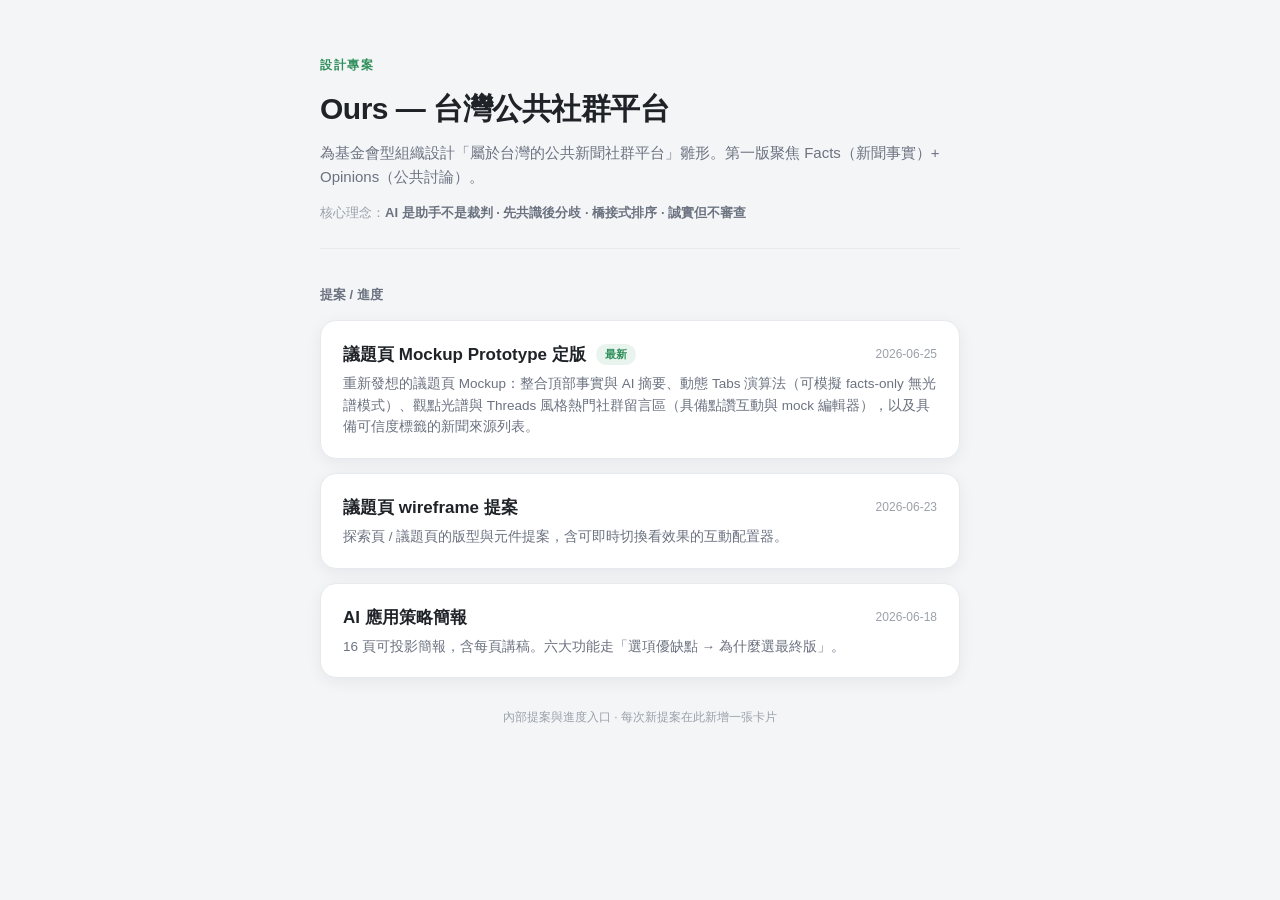
<file: index.html>
<!DOCTYPE html>
<html lang="zh-Hant">
<head>
<meta charset="UTF-8">
<meta name="viewport" content="width=device-width, initial-scale=1.0">
<title>Ours — 台灣公共社群平台</title>
<style>
  :root{--ink:#1f2328;--muted:#6b7280;--faint:#9aa1a9;--bg:#f4f5f7;--surface:#fff;--soft:#e6e9ed;--reco:#2f8f5b;--shadow:0 4px 16px rgba(20,24,30,.06)}
  *{box-sizing:border-box;margin:0;padding:0}
  body{font-family:-apple-system,"PingFang TC","Noto Sans TC",sans-serif;background:var(--bg);color:var(--ink);line-height:1.6;-webkit-font-smoothing:antialiased;min-height:100vh;padding:56px 24px}
  .wrap{max-width:640px;margin:0 auto}
  .eyebrow{font-size:12px;font-weight:700;letter-spacing:1.5px;color:var(--reco);text-transform:uppercase;margin-bottom:10px}
  h1{font-size:30px;letter-spacing:-.5px;margin-bottom:8px}
  .lead{color:var(--muted);font-size:15px;margin-bottom:14px}
  .meta{color:var(--faint);font-size:13px;margin-bottom:36px;padding-bottom:24px;border-bottom:1px solid var(--soft)}
  .meta b{color:var(--muted)}
  .sec-label{font-size:13px;font-weight:700;color:var(--muted);margin-bottom:14px}
  a.item{display:block;background:var(--surface);border:1px solid var(--soft);border-radius:16px;padding:20px 22px;margin-bottom:14px;text-decoration:none;color:inherit;box-shadow:var(--shadow);transition:.15s}
  a.item:hover{border-color:var(--ink);transform:translateY(-1px)}
  .item .top{display:flex;align-items:center;gap:10px;margin-bottom:5px}
  .item h2{font-size:17px}
  .date{font-size:12px;color:var(--faint);margin-left:auto;white-space:nowrap}
  .tag{font-size:11px;font-weight:700;color:var(--reco);background:#e8f4ed;padding:2px 9px;border-radius:20px}
  .item p{color:var(--muted);font-size:13.5px}
  footer{color:var(--faint);font-size:12px;margin-top:30px;text-align:center}
</style>
</head>
<body>
<div class="wrap">
  <div class="eyebrow">設計專案</div>
  <h1>Ours — 台灣公共社群平台</h1>
  <p class="lead">為基金會型組織設計「屬於台灣的公共新聞社群平台」雛形。第一版聚焦 Facts（新聞事實）+ Opinions（公共討論）。</p>
  <p class="meta">核心理念：<b>AI 是助手不是裁判 · 先共識後分歧 · 橋接式排序 · 誠實但不審查</b></p>

  <div class="sec-label">提案 / 進度</div>

  <a class="item" href="mockups-antigravity/index.html">
    <div class="top"><h2>議題頁 Mockup Prototype 定版</h2><span class="tag">最新</span><span class="date">2026-06-25</span></div>
    <p>重新發想的議題頁 Mockup：整合頂部事實與 AI 摘要、動態 Tabs 演算法（可模擬 facts-only 無光譜模式）、觀點光譜與 Threads 風格熱門社群留言區（具備點讚互動與 mock 編輯器），以及具備可信度標籤的新聞來源列表。</p>
  </a>

  <a class="item" href="wireframes/">
    <div class="top"><h2>議題頁 wireframe 提案</h2><span class="date">2026-06-23</span></div>
    <p>探索頁 / 議題頁的版型與元件提案，含可即時切換看效果的互動配置器。</p>
  </a>

  <a class="item" href="簡報/Ours-AI策略簡報.html">
    <div class="top"><h2>AI 應用策略簡報</h2><span class="date">2026-06-18</span></div>
    <p>16 頁可投影簡報，含每頁講稿。六大功能走「選項優缺點 → 為什麼選最終版」。</p>
  </a>

  <footer>內部提案與進度入口 · 每次新提案在此新增一張卡片</footer>
</div>
</body>
</html>
</file>
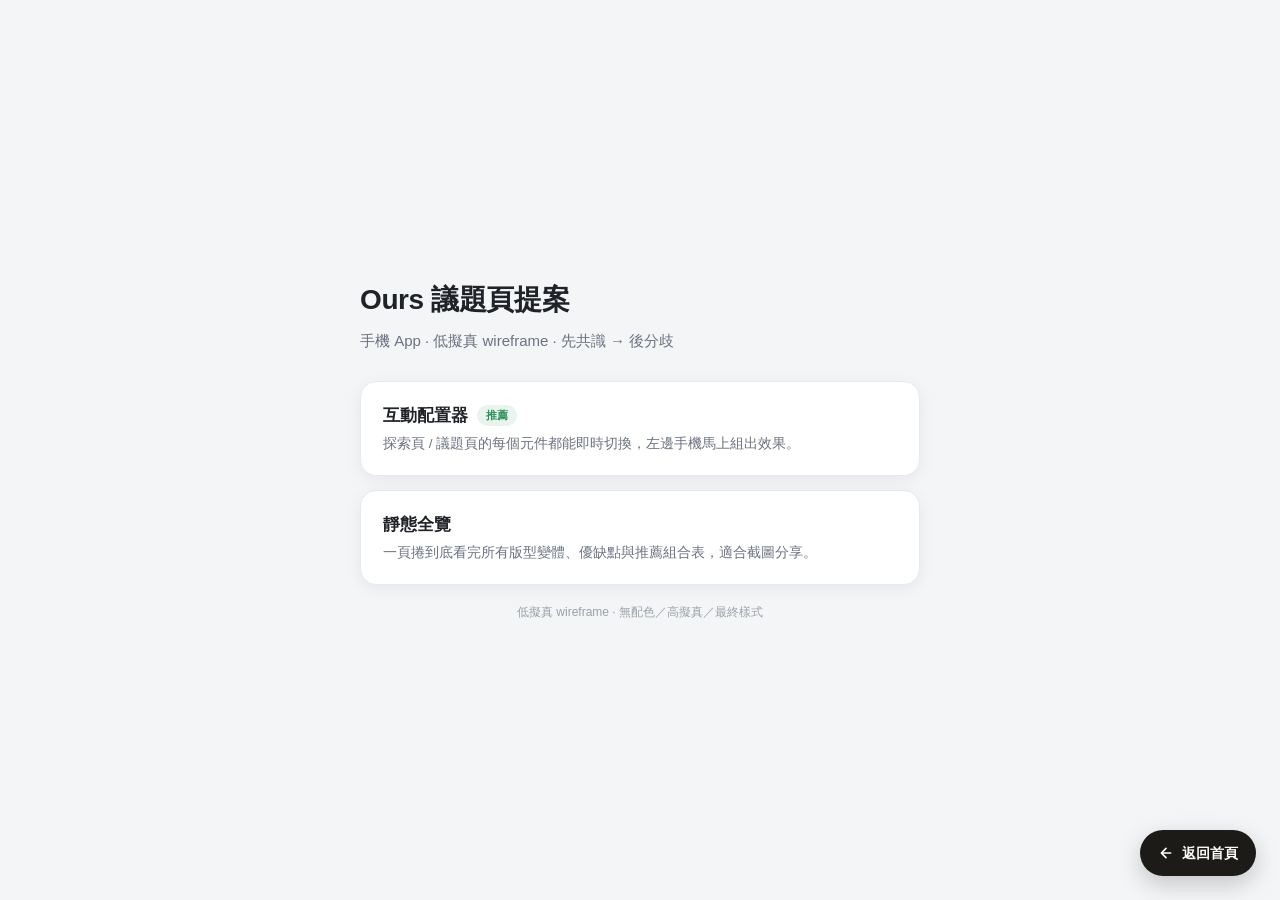
<file: wireframes/index.html>
<!DOCTYPE html>
<html lang="zh-Hant">
<head>
<meta charset="UTF-8">
<meta name="viewport" content="width=device-width, initial-scale=1.0">
<title>Ours 議題頁提案</title>
<style>
  :root{--ink:#1f2328;--muted:#6b7280;--bg:#f4f5f7;--surface:#fff;--soft:#e6e9ed;--reco:#2f8f5b;--shadow:0 4px 16px rgba(20,24,30,.06)}
  *{box-sizing:border-box;margin:0;padding:0}
  body{font-family:-apple-system,"PingFang TC","Noto Sans TC",sans-serif;background:var(--bg);color:var(--ink);line-height:1.6;-webkit-font-smoothing:antialiased;min-height:100vh;display:flex;align-items:center;justify-content:center;padding:32px}
  .card{max-width:560px;width:100%}
  h1{font-size:28px;letter-spacing:-.4px;margin-bottom:6px}
  .lead{color:var(--muted);font-size:15px;margin-bottom:28px}
  a.item{display:block;background:var(--surface);border:1px solid var(--soft);border-radius:16px;padding:20px 22px;margin-bottom:14px;text-decoration:none;color:inherit;box-shadow:var(--shadow);transition:.15s}
  a.item:hover{border-color:var(--ink);transform:translateY(-1px)}
  .item h2{font-size:17px;margin-bottom:4px;display:flex;align-items:center;gap:9px}
  .tag{font-size:11px;font-weight:700;color:var(--reco);background:#e8f4ed;padding:2px 9px;border-radius:20px}
  .item p{color:var(--muted);font-size:13.5px}
  footer{color:#9aa1a9;font-size:12px;margin-top:18px;text-align:center}
</style>
</head>
<body>
<!-- Back to Home Button -->
<a href="../index.html" style="position:fixed; bottom:24px; right:24px; z-index:99999; background:#1D1B17; color:#FFF; padding:12px 18px; border-radius:99px; text-decoration:none; font-family:'Noto Sans TC',sans-serif; font-size:14px; font-weight:600; box-shadow:0 8px 24px rgba(0,0,0,0.2); display:flex; align-items:center; gap:8px; transition:transform 0.2s;" onmouseover="this.style.transform='translateY(-2px)'" onmouseout="this.style.transform='translateY(0)'">
  <svg width="16" height="16" viewBox="0 0 24 24" fill="none"><path d="M19 12H5M12 19l-7-7 7-7" stroke="currentColor" stroke-width="2.5" stroke-linecap="round" stroke-linejoin="round"/></svg>
  返回首頁
</a>
<div class="card">
  <h1>Ours 議題頁提案</h1>
  <p class="lead">手機 App · 低擬真 wireframe · 先共識 → 後分歧</p>

  <a class="item" href="議題頁-提案配置器.html">
    <h2>互動配置器 <span class="tag">推薦</span></h2>
    <p>探索頁 / 議題頁的每個元件都能即時切換，左邊手機馬上組出效果。</p>
  </a>

  <a class="item" href="議題頁-提案.html">
    <h2>靜態全覽</h2>
    <p>一頁捲到底看完所有版型變體、優缺點與推薦組合表，適合截圖分享。</p>
  </a>

  <footer>低擬真 wireframe · 無配色／高擬真／最終樣式</footer>
</div>
</body>
</html>
</file>
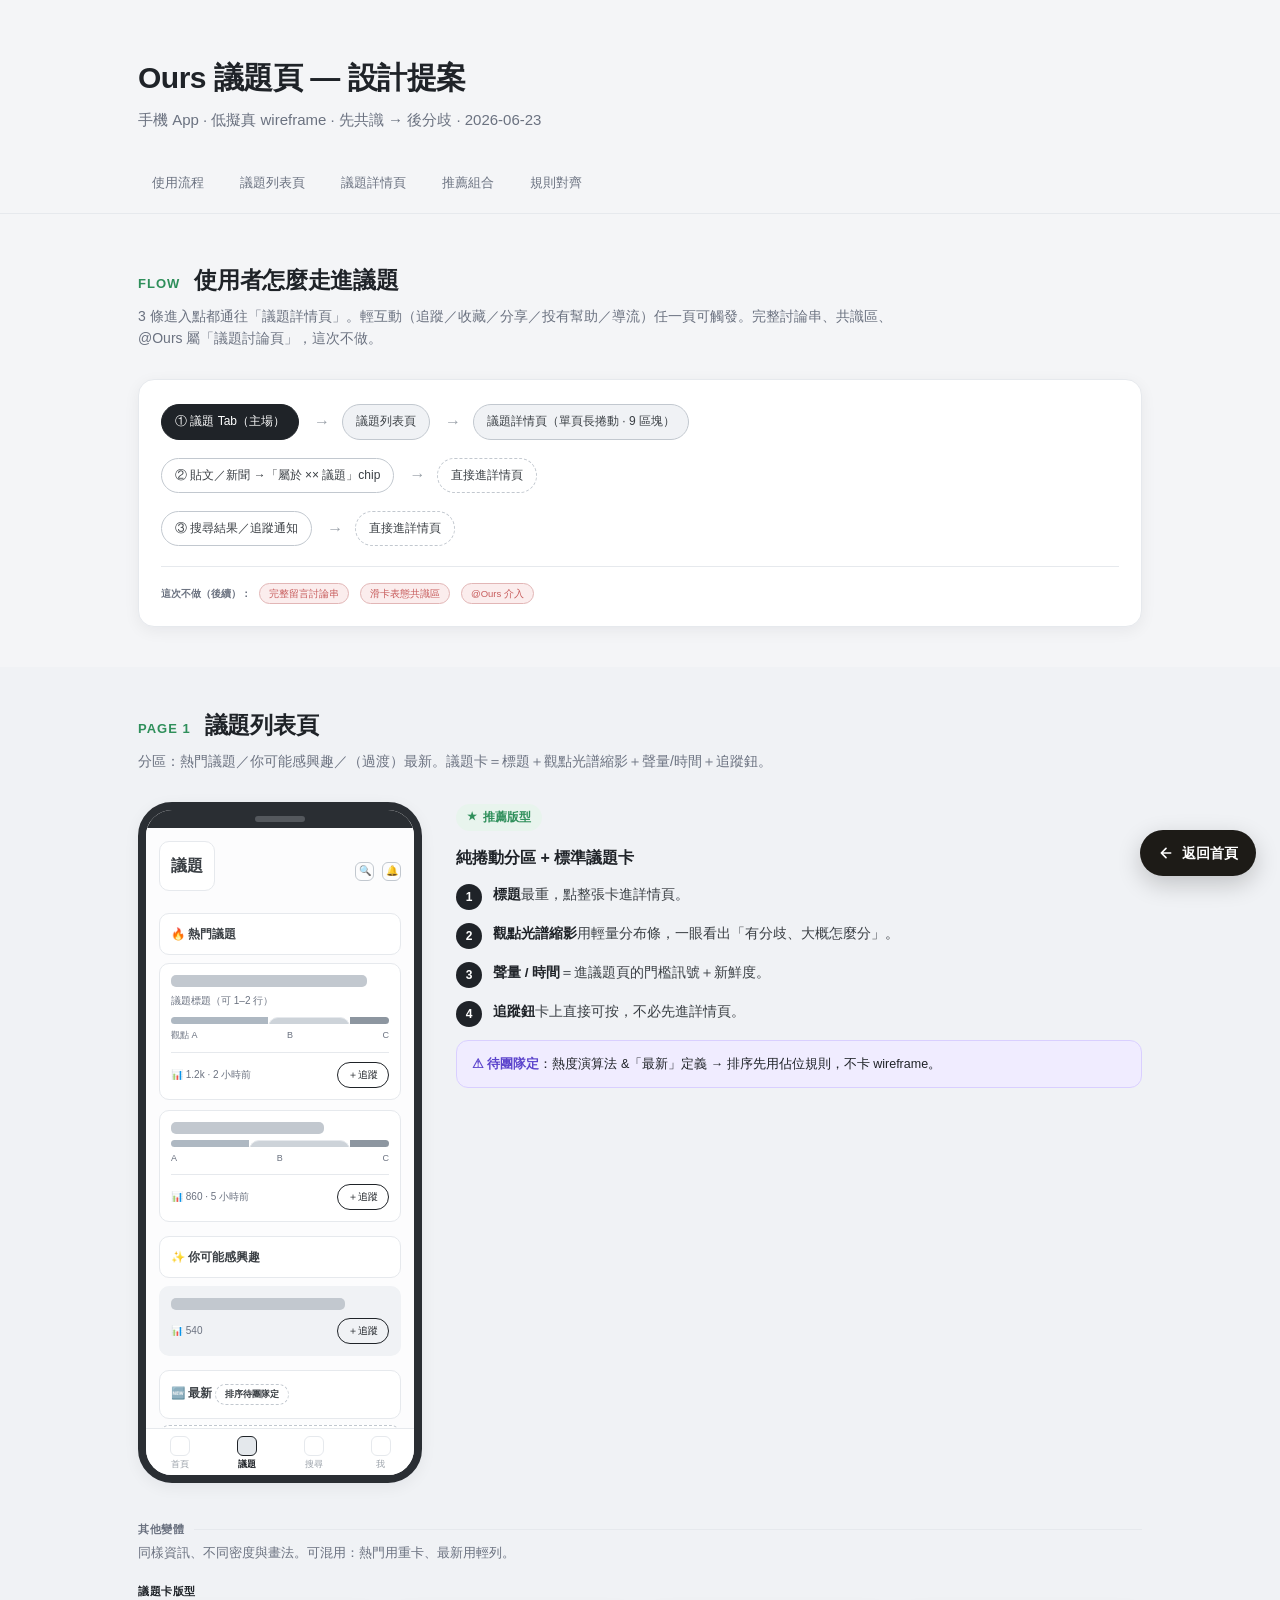
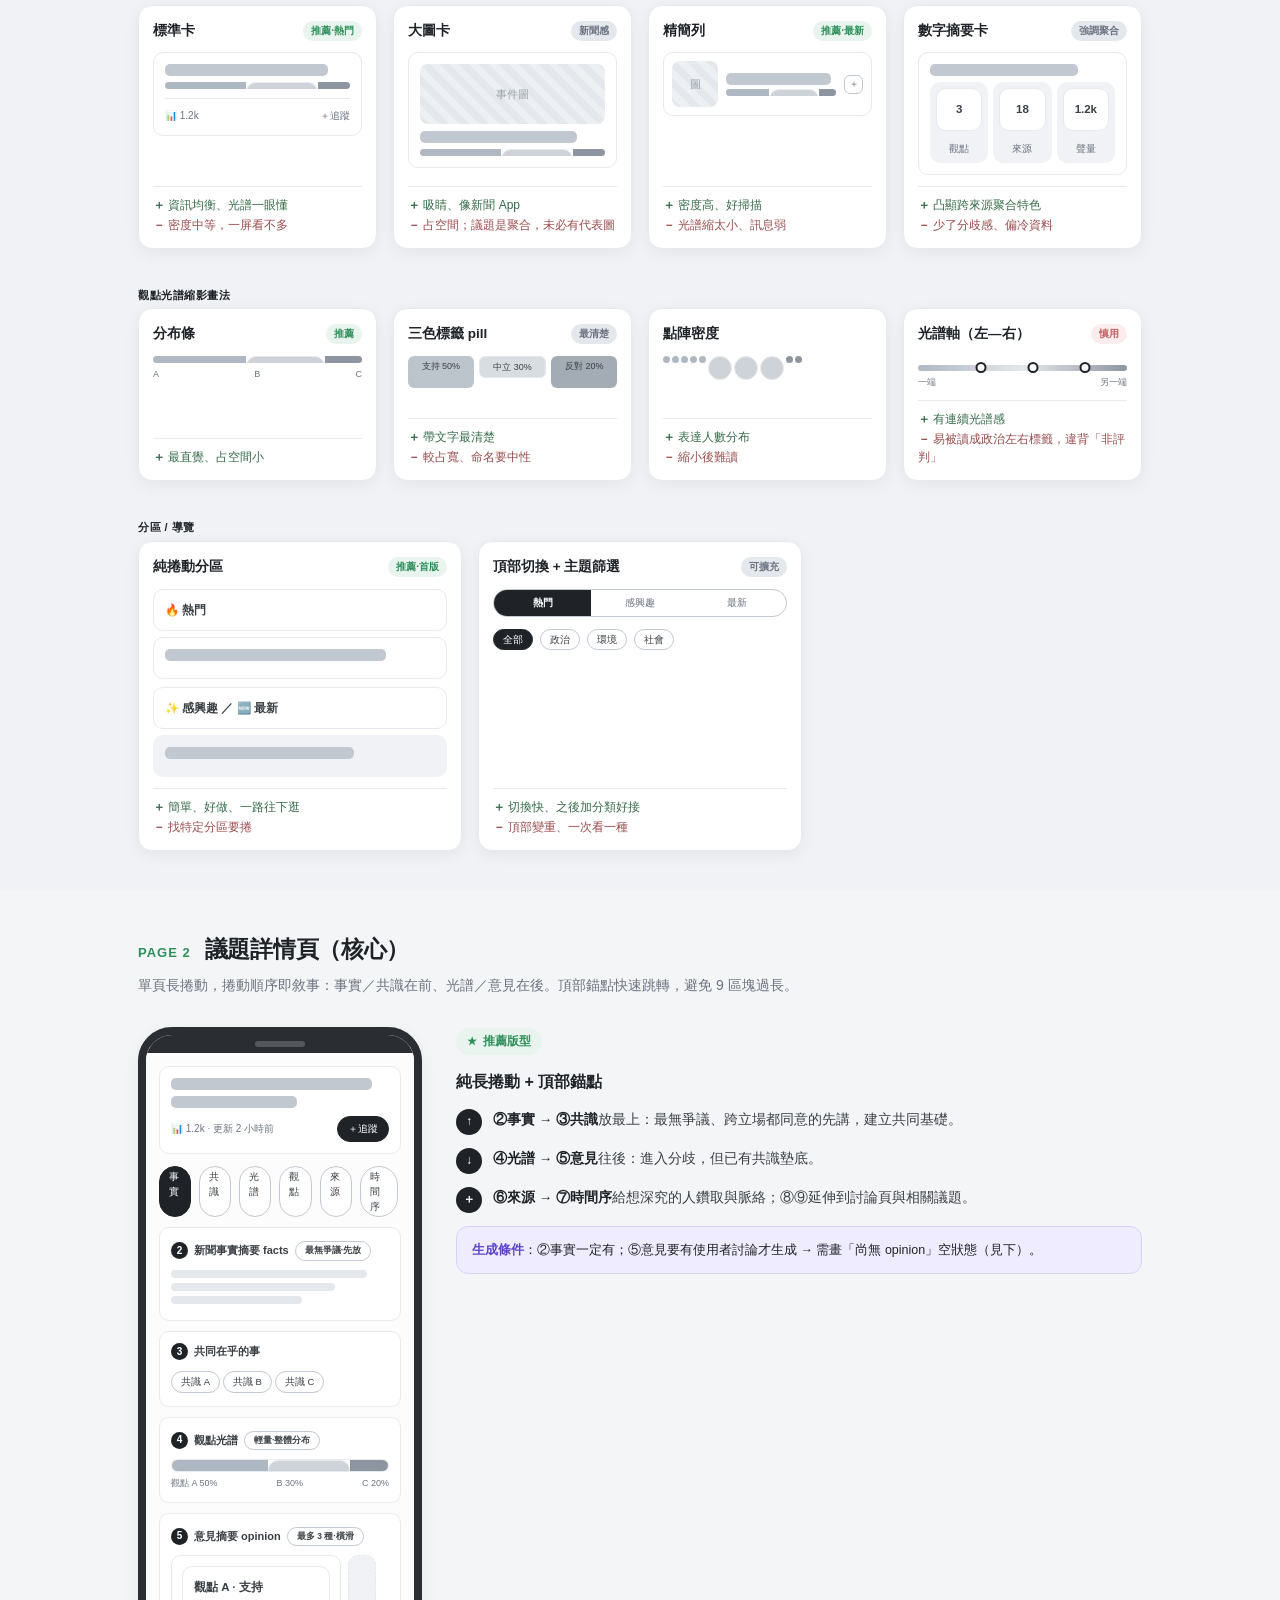
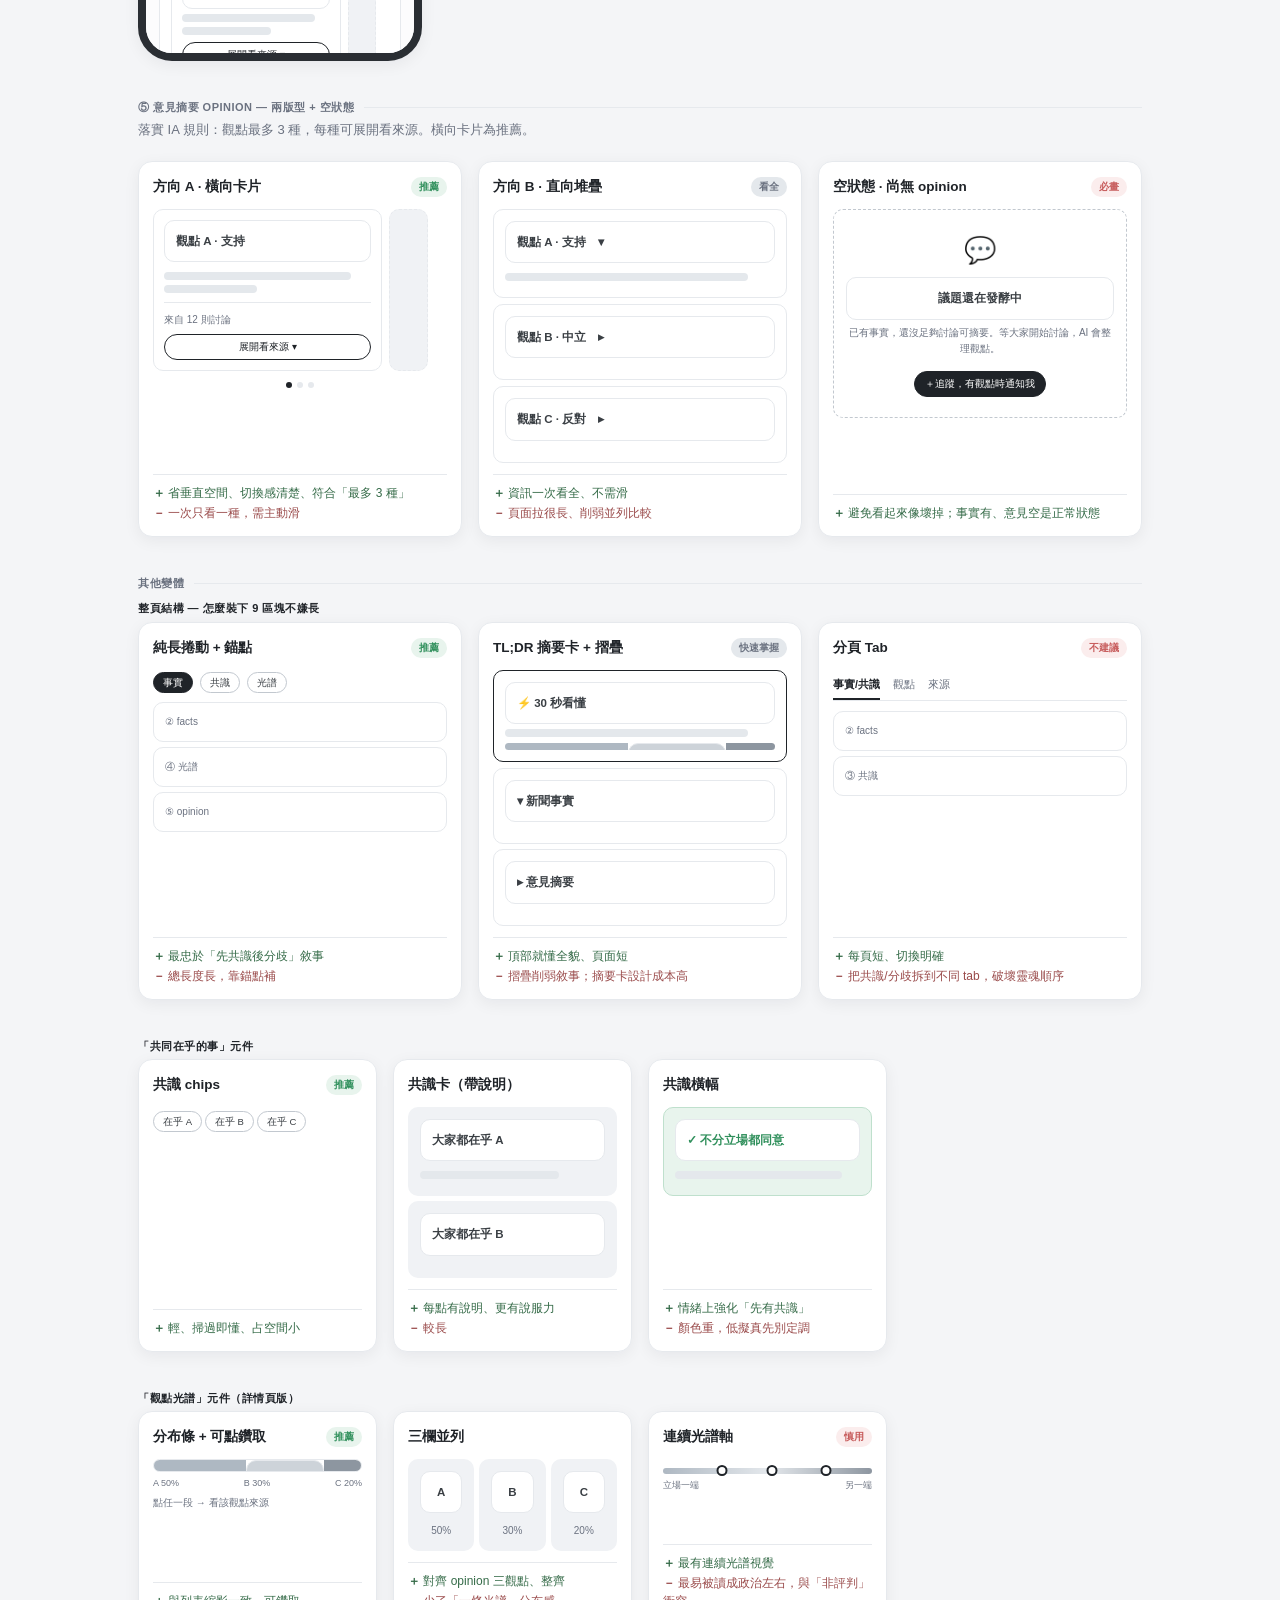
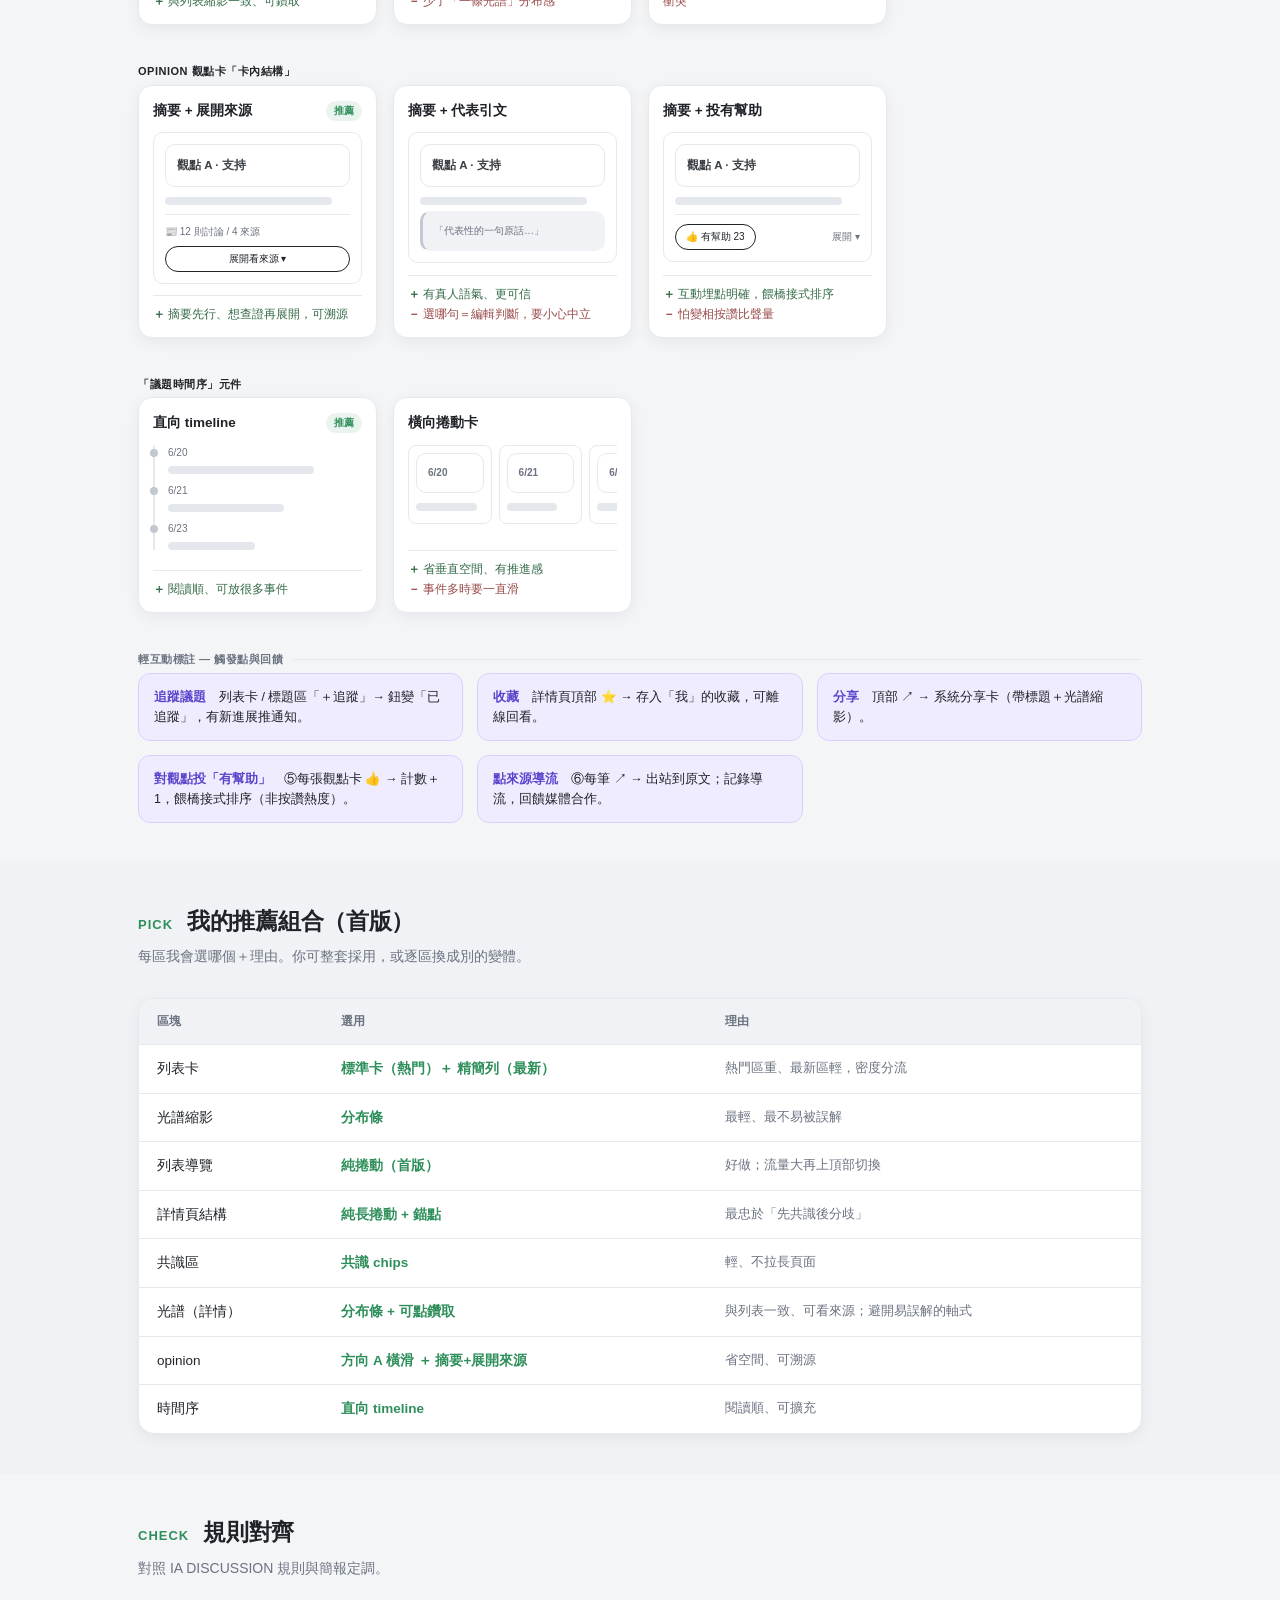
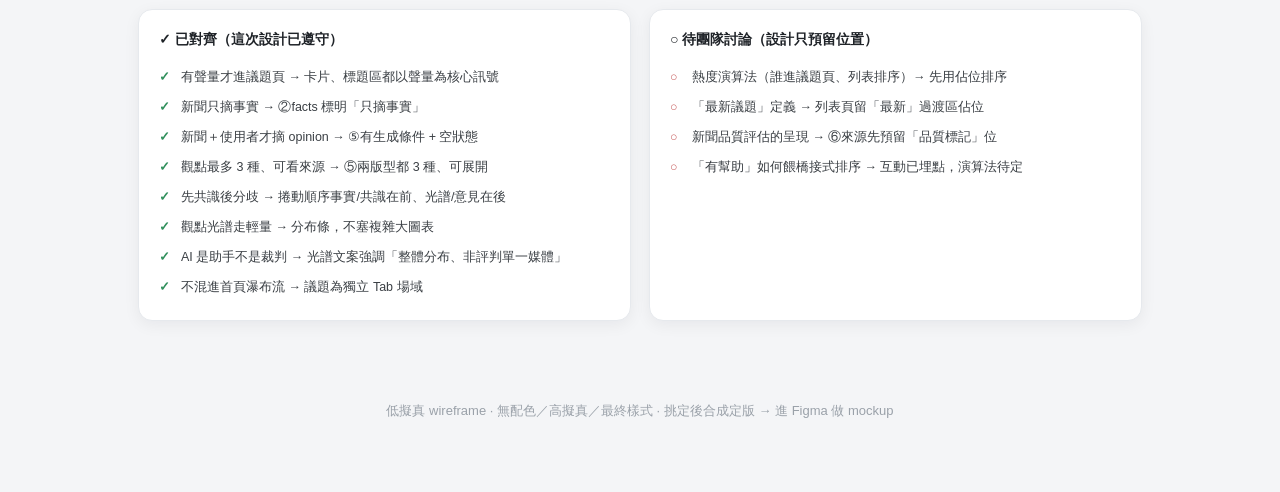
<file: wireframes/議題頁-提案.html>
<!DOCTYPE html>
<html lang="zh-Hant">
<head>
<meta charset="UTF-8">
<meta name="viewport" content="width=device-width, initial-scale=1.0">
<title>Ours 議題頁 — 設計提案</title>
<style>
  :root{
    --ink:#1f2328; --muted:#6b7280; --faint:#9aa1a9;
    --bg:#f4f5f7; --surface:#ffffff; --soft:#e6e9ed; --softer:#f0f2f5;
    --line:#c2c8cf; --fill:#e4e8ec; --fill-2:#eef1f4;
    --reco:#2f8f5b; --reco-bg:#e8f4ed;
    --note:#7a5cff; --note-bg:#f0ecff;
    --warn:#c75c5c; --warn-bg:#fbeded;
    --shadow:0 4px 16px rgba(20,24,30,.06);
  }
  *{box-sizing:border-box;margin:0;padding:0}
  html{scroll-behavior:smooth}
  body{font-family:-apple-system,"PingFang TC","Noto Sans TC",sans-serif;background:var(--bg);color:var(--ink);line-height:1.6;-webkit-font-smoothing:antialiased}
  .wrap{max-width:1060px;margin:0 auto;padding:0 28px}

  /* header */
  header{padding:54px 0 22px}
  header h1{font-size:30px;letter-spacing:-.5px;margin-bottom:6px}
  header p{color:var(--muted);font-size:15px}

  /* sticky nav */
  nav{position:sticky;top:0;z-index:20;background:rgba(244,245,247,.86);backdrop-filter:blur(10px);border-bottom:1px solid var(--soft);margin-bottom:8px}
  nav .wrap{display:flex;gap:8px;padding-top:12px;padding-bottom:12px;flex-wrap:wrap}
  nav a{font-size:13px;color:var(--muted);text-decoration:none;padding:6px 13px;border-radius:20px;border:1px solid transparent;transition:.15s}
  nav a:hover{color:var(--ink);background:var(--surface);border-color:var(--soft)}

  /* section */
  section{padding:40px 0}
  .sechd{display:flex;align-items:baseline;gap:14px;margin-bottom:6px}
  .sechd .num{font-size:13px;font-weight:700;color:var(--reco);letter-spacing:1px}
  .sechd h2{font-size:23px;letter-spacing:-.3px}
  .secsub{color:var(--muted);font-size:14px;max-width:760px;margin-bottom:30px}

  /* recommended hero block */
  .hero{display:flex;gap:34px;align-items:flex-start;flex-wrap:wrap}
  .hero .why{flex:1;min-width:240px}
  .badge{display:inline-flex;align-items:center;gap:6px;font-size:12px;font-weight:700;color:var(--reco);background:var(--reco-bg);padding:4px 11px;border-radius:20px;margin-bottom:14px}
  .badge::before{content:"★";font-size:11px}
  .why h3{font-size:16px;margin-bottom:14px}
  .why .pt{display:flex;gap:11px;margin-bottom:13px}
  .why .pt .k{flex:0 0 26px;height:26px;border-radius:50%;background:var(--ink);color:#fff;font-size:12px;display:flex;align-items:center;justify-content:center;font-weight:700}
  .why .pt .v{font-size:13.5px;color:#3a3f44}
  .why .pt .v b{color:var(--ink)}

  /* phone */
  .phone{width:284px;background:var(--surface);border:8px solid #2a2e33;border-radius:34px;overflow:hidden;flex:0 0 auto;box-shadow:var(--shadow)}
  .phone .bar{height:18px;background:#2a2e33;position:relative}
  .phone .bar::after{content:"";position:absolute;left:50%;top:6px;transform:translateX(-50%);width:50px;height:6px;border-radius:5px;background:#54585d}
  .screen{padding:13px;max-height:600px;overflow-y:auto;background:#fcfcfd}
  .phone.sm{width:230px}
  .phone.sm .screen{max-height:430px;padding:10px}

  /* wf primitives */
  .b{border:1px solid var(--soft);border-radius:10px;padding:11px;margin-bottom:10px;background:#fff}
  .b.flat{background:var(--softer);border-color:transparent}
  .b.dash{border-style:dashed;border-color:var(--line)}
  .l{font-size:11px;font-weight:700;color:#3a3f44;margin-bottom:7px;display:flex;align-items:center;gap:6px}
  .l .n{display:inline-flex;width:17px;height:17px;border-radius:50%;background:var(--ink);color:#fff;font-size:10px;align-items:center;justify-content:center;flex:0 0 auto}
  .ln{height:8px;background:var(--fill);border-radius:5px;margin:5px 0}
  .w95{width:95%}.w90{width:90%}.w75{width:75%}.w60{width:60%}.w45{width:45%}
  .tt{height:12px;background:var(--line);border-radius:5px;width:82%;margin-bottom:6px}
  .x{font-size:11.5px;color:#3a3f44}.x.s{font-size:10px;color:var(--muted)}.x.b{font-weight:700}
  .chip{display:inline-block;border:1px solid var(--line);border-radius:20px;padding:2px 9px;font-size:9.5px;color:#3a3f44;margin:2px 3px 2px 0;background:#fff}
  .chip.on{background:var(--ink);color:#fff;border-color:var(--ink)}
  .chip.dash{border-style:dashed}
  .btn{border:1.3px solid var(--ink);border-radius:16px;padding:4px 10px;font-size:10px;display:inline-block;text-align:center}
  .btn.solid{background:var(--ink);color:#fff}
  .btn.full{display:block}
  .ic{width:19px;height:19px;border:1.2px solid var(--line);border-radius:6px;display:inline-flex;align-items:center;justify-content:center;font-size:10px;color:var(--muted)}
  .icrow{display:flex;gap:8px;align-items:center}
  .dv{height:1px;background:var(--soft);margin:9px 0}
  .thumb{width:100%;height:60px;border-radius:8px;background:repeating-linear-gradient(45deg,#e4e8ec,#e4e8ec 7px,#edf0f3 7px,#edf0f3 14px);display:flex;align-items:center;justify-content:center;color:var(--faint);font-size:11px;margin-bottom:7px}
  .thumb.sq{width:46px;height:46px;flex:0 0 auto;margin:0}

  /* 光譜 */
  .spec{display:flex;height:13px;border-radius:7px;overflow:hidden;border:1px solid var(--soft)}
  .spec span{display:block}
  .spec .a{background:#aeb8c2}.spec .b{background:#cdd3d9}.spec .c{background:#8d96a0}
  .spec.mini{height:7px;border:none}
  .leg{display:flex;justify-content:space-between;font-size:9px;color:var(--muted);margin-top:4px}
  .axis{position:relative;height:6px;background:linear-gradient(90deg,#aeb8c2,#e4e8ec,#8d96a0);border-radius:4px;margin:9px 0 4px}
  .axis i{position:absolute;top:-3px;width:11px;height:11px;border-radius:50%;border:2px solid var(--ink);background:#fff;transform:translateX(-50%)}
  .pillrow{display:flex;gap:5px}
  .pillrow span{flex:1;text-align:center;font-size:9px;padding:3px 0;border-radius:6px;color:#3a3f44}
  .pillrow .a{background:#bcc4cc}.pillrow .b{background:#d8dde2}.pillrow .c{background:#a3abb4}
  .dotg{display:flex;flex-wrap:wrap;gap:2px}
  .dotg i{width:7px;height:7px;border-radius:50%}
  .dotg i.a{background:#aeb8c2}.dotg i.b{background:#cdd3d9}.dotg i.c{background:#8d96a0}

  /* opinion */
  .hs{display:flex;gap:7px;overflow-x:auto;padding-bottom:5px}
  .op{flex:0 0 78%;border:1px solid var(--soft);border-radius:10px;padding:10px;background:#fff}
  .op.peek{flex:0 0 13%;background:var(--softer);border-style:dashed}
  .dots{display:flex;gap:5px;justify-content:center;margin-top:6px}
  .dots i{width:6px;height:6px;border-radius:50%;background:var(--soft)}
  .dots i.on{background:var(--ink)}
  .seg{display:flex;border:1px solid var(--line);border-radius:18px;overflow:hidden;margin-bottom:10px}
  .seg span{flex:1;text-align:center;font-size:10px;padding:5px 0;color:var(--muted)}
  .seg span.on{background:var(--ink);color:#fff;font-weight:700}
  .tabs{display:flex;gap:13px;border-bottom:1px solid var(--soft);margin-bottom:10px}
  .tabs span{font-size:10.5px;padding:6px 0;color:var(--muted)}
  .tabs span.on{color:var(--ink);font-weight:700;border-bottom:2px solid var(--ink)}
  .tl{padding-left:13px;border-left:2px solid var(--soft)}
  .tl .ev{position:relative;margin-bottom:9px}
  .tl .ev::before{content:"";position:absolute;left:-18px;top:4px;width:8px;height:8px;border-radius:50%;background:var(--line)}
  .htl{display:flex;gap:7px;overflow-x:auto}
  .htl .ev{flex:0 0 40%;border:1px solid var(--soft);border-radius:8px;padding:7px;background:#fff}

  .tabbar{display:flex;justify-content:space-around;border-top:1px solid var(--soft);padding:7px 0 3px;background:#fff;position:sticky;bottom:0}
  .tabbar .t{display:flex;flex-direction:column;align-items:center;gap:2px;font-size:8.5px;color:var(--faint)}
  .tabbar .t .ic{width:20px;height:20px;border-radius:6px;border-color:var(--soft)}
  .tabbar .t.on{color:var(--ink);font-weight:700}
  .tabbar .t.on .ic{border-color:var(--ink);background:var(--fill)}

  /* variant grid */
  .alt-h{display:flex;align-items:center;gap:10px;margin:38px 0 4px}
  .alt-h .tag{font-size:11px;font-weight:700;color:var(--muted);letter-spacing:.5px;text-transform:uppercase}
  .alt-h .line{flex:1;height:1px;background:var(--soft)}
  .alt-sub{font-size:13px;color:var(--muted);margin-bottom:20px}
  .vgrid{display:grid;grid-template-columns:repeat(auto-fill,minmax(232px,1fr));gap:16px}
  .vcard{background:var(--surface);border:1px solid var(--soft);border-radius:14px;padding:14px;display:flex;flex-direction:column;box-shadow:var(--shadow)}
  .vcard .vh{display:flex;align-items:center;justify-content:space-between;gap:6px;margin-bottom:11px}
  .vcard .vn{font-size:13.5px;font-weight:700}
  .pin{font-size:10px;font-weight:700;padding:2px 8px;border-radius:20px;white-space:nowrap}
  .pin.r{color:var(--reco);background:var(--reco-bg)}
  .pin.g{color:var(--muted);background:var(--fill)}
  .pin.w{color:var(--warn);background:var(--warn-bg)}
  .vbody{flex:1;margin-bottom:11px}
  .vpc{font-size:12px;line-height:1.5;border-top:1px solid var(--soft);padding-top:9px}
  .vpc .p{color:#356b48}.vpc .p::before{content:"＋ ";font-weight:700}
  .vpc .c{color:#9a4b4b;display:block;margin-top:2px}.vpc .c::before{content:"－ ";font-weight:700}

  /* interaction notes */
  .inote{background:var(--note-bg);border:1px solid #d9cfff;border-radius:12px;padding:13px 15px;font-size:12.5px}
  .inote b{color:#5b43cc}
  .igrid{display:grid;grid-template-columns:repeat(auto-fill,minmax(248px,1fr));gap:14px}

  /* combo table */
  .combo{background:var(--surface);border:1px solid var(--soft);border-radius:16px;overflow:hidden;box-shadow:var(--shadow)}
  .combo table{width:100%;border-collapse:collapse;font-size:13.5px}
  .combo th,.combo td{text-align:left;padding:13px 18px;border-bottom:1px solid var(--soft);vertical-align:top}
  .combo th{background:var(--softer);color:var(--muted);font-size:12px;font-weight:700}
  .combo tr:last-child td{border-bottom:none}
  .combo td:nth-child(2){font-weight:700;color:var(--reco)}
  .combo td:nth-child(3){color:var(--muted);font-size:12.5px}

  /* checklist */
  .ck{display:grid;grid-template-columns:1fr 1fr;gap:18px}
  .ckcard{background:var(--surface);border:1px solid var(--soft);border-radius:14px;padding:18px 20px;box-shadow:var(--shadow)}
  .ckcard h4{font-size:14px;margin-bottom:12px;display:flex;align-items:center;gap:8px}
  .ckcard ul{list-style:none}
  .ckcard li{font-size:12.5px;padding:5px 0 5px 22px;position:relative;color:#3a3f44}
  .ckcard.ok li::before{content:"✓";position:absolute;left:0;color:var(--reco);font-weight:700}
  .ckcard.td li::before{content:"○";position:absolute;left:0;color:var(--warn);font-weight:700}

  .foot{padding:40px 0 70px;color:var(--faint);font-size:13px;text-align:center}

  @media(max-width:680px){.ck{grid-template-columns:1fr}}
</style>
</head>
<body>
<!-- Back to Home Button -->
<a href="../index.html" style="position:fixed; bottom:24px; right:24px; z-index:99999; background:#1D1B17; color:#FFF; padding:12px 18px; border-radius:99px; text-decoration:none; font-family:'Noto Sans TC',sans-serif; font-size:14px; font-weight:600; box-shadow:0 8px 24px rgba(0,0,0,0.2); display:flex; align-items:center; gap:8px; transition:transform 0.2s;" onmouseover="this.style.transform='translateY(-2px)'" onmouseout="this.style.transform='translateY(0)'">
  <svg width="16" height="16" viewBox="0 0 24 24" fill="none"><path d="M19 12H5M12 19l-7-7 7-7" stroke="currentColor" stroke-width="2.5" stroke-linecap="round" stroke-linejoin="round"/></svg>
  返回首頁
</a>

<header><div class="wrap">
  <h1>Ours 議題頁 — 設計提案</h1>
  <p>手機 App · 低擬真 wireframe · 先共識 → 後分歧 · 2026-06-23</p>
</div></header>

<nav><div class="wrap">
  <a href="#flow">使用流程</a>
  <a href="#list">議題列表頁</a>
  <a href="#detail">議題詳情頁</a>
  <a href="#combo">推薦組合</a>
  <a href="#align">規則對齊</a>
</div></nav>

<!-- ============ FLOW ============ -->
<section id="flow"><div class="wrap">
  <div class="sechd"><span class="num">FLOW</span><h2>使用者怎麼走進議題</h2></div>
  <p class="secsub">3 條進入點都通往「議題詳情頁」。輕互動（追蹤／收藏／分享／投有幫助／導流）任一頁可觸發。完整討論串、共識區、@Ours 屬「議題討論頁」，這次不做。</p>
  <div class="combo" style="padding:22px 22px 6px">
    <div style="display:flex;flex-direction:column;gap:14px">
      <div style="display:flex;align-items:center;gap:12px;flex-wrap:wrap">
        <div class="chip on" style="font-size:12px;padding:7px 13px">① 議題 Tab（主場）</div>
        <span style="color:var(--faint)">→</span>
        <div class="chip" style="font-size:12px;padding:7px 13px;background:var(--softer)">議題列表頁</div>
        <span style="color:var(--faint)">→</span>
        <div class="chip" style="font-size:12px;padding:7px 13px;background:var(--softer)">議題詳情頁（單頁長捲動 · 9 區塊）</div>
      </div>
      <div style="display:flex;align-items:center;gap:12px;flex-wrap:wrap">
        <div class="chip" style="font-size:12px;padding:7px 13px;background:#fff">② 貼文／新聞 →「屬於 ×× 議題」chip</div>
        <span style="color:var(--faint)">→</span>
        <div class="chip dash" style="font-size:12px;padding:7px 13px">直接進詳情頁</div>
      </div>
      <div style="display:flex;align-items:center;gap:12px;flex-wrap:wrap">
        <div class="chip" style="font-size:12px;padding:7px 13px;background:#fff">③ 搜尋結果／追蹤通知</div>
        <span style="color:var(--faint)">→</span>
        <div class="chip dash" style="font-size:12px;padding:7px 13px">直接進詳情頁</div>
      </div>
    </div>
    <div style="border-top:1px solid var(--soft);margin-top:18px;padding:14px 0;display:flex;gap:8px;flex-wrap:wrap;align-items:center">
      <span class="x s" style="font-weight:700">這次不做（後續）：</span>
      <span class="chip" style="color:var(--warn);border-color:#e2b6b6;background:var(--warn-bg)">完整留言討論串</span>
      <span class="chip" style="color:var(--warn);border-color:#e2b6b6;background:var(--warn-bg)">滑卡表態共識區</span>
      <span class="chip" style="color:var(--warn);border-color:#e2b6b6;background:var(--warn-bg)">@Ours 介入</span>
    </div>
  </div>
</div></section>

<!-- ============ LIST PAGE ============ -->
<section id="list" style="background:var(--softer)"><div class="wrap">
  <div class="sechd"><span class="num">PAGE 1</span><h2>議題列表頁</h2></div>
  <p class="secsub">分區：熱門議題／你可能感興趣／（過渡）最新。議題卡＝標題＋觀點光譜縮影＋聲量/時間＋追蹤鈕。</p>

  <div class="hero">
    <div class="phone">
      <div class="bar"></div>
      <div class="screen">
        <div style="display:flex;justify-content:space-between;align-items:center;margin-bottom:12px">
          <div class="x b" style="font-size:16px">議題</div>
          <div class="icrow"><span class="ic">🔍</span><span class="ic">🔔</span></div>
        </div>
        <div class="x b" style="margin:2px 0 8px">🔥 熱門議題</div>
        <div class="b">
          <div class="tt" style="width:90%"></div>
          <div class="x s" style="margin-bottom:8px">議題標題（可 1–2 行）</div>
          <div class="spec mini"><span class="a" style="flex:5"></span><span class="b" style="flex:3"></span><span class="c" style="flex:2"></span></div>
          <div class="leg"><span>觀點 A</span><span>B</span><span>C</span></div>
          <div class="dv"></div>
          <div style="display:flex;justify-content:space-between;align-items:center">
            <span class="x s">📊 1.2k · 2 小時前</span><span class="btn">＋追蹤</span>
          </div>
        </div>
        <div class="b">
          <div class="tt" style="width:70%"></div>
          <div class="spec mini" style="margin-top:6px"><span class="a" style="flex:4"></span><span class="b" style="flex:4"></span><span class="c" style="flex:2"></span></div>
          <div class="leg"><span>A</span><span>B</span><span>C</span></div>
          <div class="dv"></div>
          <div style="display:flex;justify-content:space-between;align-items:center">
            <span class="x s">📊 860 · 5 小時前</span><span class="btn">＋追蹤</span>
          </div>
        </div>
        <div class="x b" style="margin:14px 0 8px">✨ 你可能感興趣</div>
        <div class="b flat">
          <div class="tt" style="width:80%"></div>
          <div style="display:flex;justify-content:space-between;align-items:center;margin-top:8px">
            <span class="x s">📊 540</span><span class="btn">＋追蹤</span>
          </div>
        </div>
        <div class="x b" style="margin:14px 0 6px">🆕 最新 <span class="chip dash" style="font-size:9px">排序待團隊定</span></div>
        <div class="b dash"><div class="tt" style="width:62%"></div></div>
      </div>
      <div class="tabbar">
        <div class="t"><span class="ic"></span>首頁</div>
        <div class="t on"><span class="ic"></span>議題</div>
        <div class="t"><span class="ic"></span>搜尋</div>
        <div class="t"><span class="ic"></span>我</div>
      </div>
    </div>

    <div class="why">
      <div class="badge">推薦版型</div>
      <h3>純捲動分區 + 標準議題卡</h3>
      <div class="pt"><span class="k">1</span><span class="v"><b>標題</b>最重，點整張卡進詳情頁。</span></div>
      <div class="pt"><span class="k">2</span><span class="v"><b>觀點光譜縮影</b>用輕量分布條，一眼看出「有分歧、大概怎麼分」。</span></div>
      <div class="pt"><span class="k">3</span><span class="v"><b>聲量 / 時間</b>＝進議題頁的門檻訊號＋新鮮度。</span></div>
      <div class="pt"><span class="k">4</span><span class="v"><b>追蹤鈕</b>卡上直接可按，不必先進詳情頁。</span></div>
      <div class="inote" style="margin-top:6px"><b>⚠ 待團隊定</b>：熱度演算法 &「最新」定義 → 排序先用佔位規則，不卡 wireframe。</div>
    </div>
  </div>

  <!-- 列表頁變體 -->
  <div class="alt-h"><span class="tag">其他變體</span><span class="line"></span></div>
  <p class="alt-sub">同樣資訊、不同密度與畫法。可混用：熱門用重卡、最新用輕列。</p>

  <div class="alt-h" style="margin-top:8px"><span class="tag" style="color:var(--ink)">議題卡版型</span></div>
  <div class="vgrid">
    <div class="vcard">
      <div class="vh"><span class="vn">標準卡</span><span class="pin r">推薦·熱門</span></div>
      <div class="vbody"><div class="b" style="margin:0"><div class="tt" style="width:88%"></div><div class="spec mini" style="margin-top:4px"><span class="a" style="flex:5"></span><span class="b" style="flex:3"></span><span class="c" style="flex:2"></span></div><div class="dv"></div><div style="display:flex;justify-content:space-between"><span class="x s">📊 1.2k</span><span class="x s">＋追蹤</span></div></div></div>
      <div class="vpc"><span class="p">資訊均衡、光譜一眼懂</span><span class="c">密度中等，一屏看不多</span></div>
    </div>
    <div class="vcard">
      <div class="vh"><span class="vn">大圖卡</span><span class="pin g">新聞感</span></div>
      <div class="vbody"><div class="b" style="margin:0"><div class="thumb">事件圖</div><div class="tt" style="width:85%"></div><div class="spec mini" style="margin-top:4px"><span class="a" style="flex:5"></span><span class="b" style="flex:3"></span><span class="c" style="flex:2"></span></div></div></div>
      <div class="vpc"><span class="p">吸睛、像新聞 App</span><span class="c">占空間；議題是聚合，未必有代表圖</span></div>
    </div>
    <div class="vcard">
      <div class="vh"><span class="vn">精簡列</span><span class="pin r">推薦·最新</span></div>
      <div class="vbody"><div class="b" style="margin:0;padding:8px"><div style="display:flex;gap:8px;align-items:center"><div class="thumb sq">圖</div><div style="flex:1"><div class="tt" style="width:95%;margin-bottom:4px"></div><div class="spec mini"><span class="a" style="flex:5"></span><span class="b" style="flex:3"></span><span class="c" style="flex:2"></span></div></div><span class="ic">＋</span></div></div></div>
      <div class="vpc"><span class="p">密度高、好掃描</span><span class="c">光譜縮太小、訊息弱</span></div>
    </div>
    <div class="vcard">
      <div class="vh"><span class="vn">數字摘要卡</span><span class="pin g">強調聚合</span></div>
      <div class="vbody"><div class="b" style="margin:0"><div class="tt" style="width:80%"></div><div style="display:flex;gap:5px;margin-top:6px"><div class="b flat" style="flex:1;margin:0;text-align:center;padding:5px"><div class="x b">3</div><div class="x s">觀點</div></div><div class="b flat" style="flex:1;margin:0;text-align:center;padding:5px"><div class="x b">18</div><div class="x s">來源</div></div><div class="b flat" style="flex:1;margin:0;text-align:center;padding:5px"><div class="x b">1.2k</div><div class="x s">聲量</div></div></div></div></div>
      <div class="vpc"><span class="p">凸顯跨來源聚合特色</span><span class="c">少了分歧感、偏冷資料</span></div>
    </div>
  </div>

  <div class="alt-h"><span class="tag" style="color:var(--ink)">觀點光譜縮影畫法</span></div>
  <div class="vgrid">
    <div class="vcard">
      <div class="vh"><span class="vn">分布條</span><span class="pin r">推薦</span></div>
      <div class="vbody"><div class="spec mini"><span class="a" style="flex:5"></span><span class="b" style="flex:3"></span><span class="c" style="flex:2"></span></div><div class="leg"><span>A</span><span>B</span><span>C</span></div></div>
      <div class="vpc"><span class="p">最直覺、占空間小</span></div>
    </div>
    <div class="vcard">
      <div class="vh"><span class="vn">三色標籤 pill</span><span class="pin g">最清楚</span></div>
      <div class="vbody"><div class="pillrow"><span class="a">支持 50%</span><span class="b">中立 30%</span><span class="c">反對 20%</span></div></div>
      <div class="vpc"><span class="p">帶文字最清楚</span><span class="c">較占寬、命名要中性</span></div>
    </div>
    <div class="vcard">
      <div class="vh"><span class="vn">點陣密度</span></div>
      <div class="vbody"><div class="dotg"><i class="a"></i><i class="a"></i><i class="a"></i><i class="a"></i><i class="a"></i><i class="b"></i><i class="b"></i><i class="b"></i><i class="c"></i><i class="c"></i></div></div>
      <div class="vpc"><span class="p">表達人數分布</span><span class="c">縮小後難讀</span></div>
    </div>
    <div class="vcard">
      <div class="vh"><span class="vn">光譜軸（左—右）</span><span class="pin w">慎用</span></div>
      <div class="vbody"><div class="axis"><i style="left:30%"></i><i style="left:55%"></i><i style="left:80%"></i></div><div class="leg"><span>一端</span><span>另一端</span></div></div>
      <div class="vpc"><span class="p">有連續光譜感</span><span class="c">易被讀成政治左右標籤，違背「非評判」</span></div>
    </div>
  </div>

  <div class="alt-h"><span class="tag" style="color:var(--ink)">分區 / 導覽</span></div>
  <div class="vgrid" style="grid-template-columns:repeat(auto-fill,minmax(248px,1fr))">
    <div class="vcard">
      <div class="vh"><span class="vn">純捲動分區</span><span class="pin r">推薦·首版</span></div>
      <div class="vbody"><div class="x b" style="margin-bottom:6px">🔥 熱門</div><div class="b" style="margin:0 0 6px"><div class="tt"></div></div><div class="x b" style="margin:8px 0 6px">✨ 感興趣 ／ 🆕 最新</div><div class="b flat" style="margin:0"><div class="tt" style="width:70%"></div></div></div>
      <div class="vpc"><span class="p">簡單、好做、一路往下逛</span><span class="c">找特定分區要捲</span></div>
    </div>
    <div class="vcard">
      <div class="vh"><span class="vn">頂部切換 + 主題篩選</span><span class="pin g">可擴充</span></div>
      <div class="vbody"><div class="seg"><span class="on">熱門</span><span>感興趣</span><span>最新</span></div><div style="display:flex;gap:4px;overflow:hidden"><span class="chip on">全部</span><span class="chip">政治</span><span class="chip">環境</span><span class="chip">社會</span></div></div>
      <div class="vpc"><span class="p">切換快、之後加分類好接</span><span class="c">頂部變重、一次看一種</span></div>
    </div>
  </div>
</div></section>

<!-- ============ DETAIL PAGE ============ -->
<section id="detail"><div class="wrap">
  <div class="sechd"><span class="num">PAGE 2</span><h2>議題詳情頁（核心）</h2></div>
  <p class="secsub">單頁長捲動，捲動順序即敘事：事實／共識在前、光譜／意見在後。頂部錨點快速跳轉，避免 9 區塊過長。</p>

  <div class="hero">
    <div class="phone">
      <div class="bar"></div>
      <div class="screen">
        <div class="b"><div class="tt" style="width:92%"></div><div class="tt" style="width:58%"></div><div style="display:flex;justify-content:space-between;align-items:center;margin-top:8px"><span class="x s">📊 1.2k · 更新 2 小時前</span><span class="btn solid">＋追蹤</span></div></div>
        <div style="display:flex;gap:5px;overflow-x:auto;margin-bottom:8px"><span class="chip on">事實</span><span class="chip">共識</span><span class="chip">光譜</span><span class="chip">觀點</span><span class="chip">來源</span><span class="chip">時間序</span></div>
        <div class="b"><div class="l"><span class="n">2</span>新聞事實摘要 facts <span class="chip" style="font-size:8.5px">最無爭議·先放</span></div><div class="ln w90"></div><div class="ln w75"></div><div class="ln w60"></div></div>
        <div class="b"><div class="l"><span class="n">3</span>共同在乎的事</div><span class="chip">共識 A</span><span class="chip">共識 B</span><span class="chip">共識 C</span></div>
        <div class="b"><div class="l"><span class="n">4</span>觀點光譜 <span class="chip" style="font-size:8.5px">輕量·整體分布</span></div><div class="spec"><span class="a" style="flex:5"></span><span class="b" style="flex:3"></span><span class="c" style="flex:2"></span></div><div class="leg"><span>觀點 A 50%</span><span>B 30%</span><span>C 20%</span></div></div>
        <div class="b"><div class="l"><span class="n">5</span>意見摘要 opinion <span class="chip" style="font-size:8.5px">最多 3 種·橫滑</span></div>
          <div class="hs"><div class="op"><div class="x b" style="margin-bottom:3px">觀點 A · 支持</div><div class="ln w90"></div><div class="ln w60"></div><div class="btn full" style="margin-top:7px">展開看來源 ▾</div></div><div class="op peek"></div></div>
          <div class="dots"><i class="on"></i><i></i><i></i></div>
        </div>
        <div class="b"><div class="l"><span class="n">6</span>新聞來源</div><div style="display:flex;justify-content:space-between"><span class="x">📰 來源媒體 A</span><span class="x s">↗ 導流</span></div><div class="dv"></div><div style="display:flex;justify-content:space-between"><span class="x">📰 來源媒體 B</span><span class="x s">↗ 導流</span></div></div>
        <div class="b"><div class="l"><span class="n">7</span>議題時間序</div><div class="tl"><div class="ev"><div class="x s">6/20</div><div class="ln w75"></div></div><div class="ev"><div class="x s">6/23</div><div class="ln w45"></div></div></div></div>
        <div class="b flat"><div class="l"><span class="n">8</span>熱門文章 / 討論入口</div><div class="ln w90"></div></div>
        <div class="b flat"><div class="l"><span class="n">9</span>猜你喜歡（相關議題）</div><div style="display:flex;gap:7px"><div class="b" style="flex:1;margin:0"><div class="ln w90"></div></div><div class="b" style="flex:1;margin:0"><div class="ln w75"></div></div></div></div>
      </div>
    </div>

    <div class="why">
      <div class="badge">推薦版型</div>
      <h3>純長捲動 + 頂部錨點</h3>
      <div class="pt"><span class="k">↑</span><span class="v"><b>②事實 → ③共識</b>放最上：最無爭議、跨立場都同意的先講，建立共同基礎。</span></div>
      <div class="pt"><span class="k">↓</span><span class="v"><b>④光譜 → ⑤意見</b>往後：進入分歧，但已有共識墊底。</span></div>
      <div class="pt"><span class="k">＋</span><span class="v"><b>⑥來源 → ⑦時間序</b>給想深究的人鑽取與脈絡；⑧⑨延伸到討論頁與相關議題。</span></div>
      <div class="inote" style="margin-top:6px"><b>生成條件</b>：②事實一定有；⑤意見要有使用者討論才生成 → 需畫「尚無 opinion」空狀態（見下）。</div>
    </div>
  </div>

  <!-- opinion 空狀態 + 兩版型 -->
  <div class="alt-h"><span class="tag">⑤ 意見摘要 opinion — 兩版型 + 空狀態</span><span class="line"></span></div>
  <p class="alt-sub">落實 IA 規則：觀點最多 3 種，每種可展開看來源。橫向卡片為推薦。</p>
  <div class="vgrid" style="grid-template-columns:repeat(auto-fill,minmax(244px,1fr))">
    <div class="vcard">
      <div class="vh"><span class="vn">方向 A · 橫向卡片</span><span class="pin r">推薦</span></div>
      <div class="vbody"><div class="hs"><div class="op"><div class="x b">觀點 A · 支持</div><div class="ln w90"></div><div class="ln w45"></div><div class="dv"></div><div class="x s">來自 12 則討論</div><div class="btn full" style="margin-top:6px">展開看來源 ▾</div></div><div class="op peek"></div></div><div class="dots"><i class="on"></i><i></i><i></i></div></div>
      <div class="vpc"><span class="p">省垂直空間、切換感清楚、符合「最多 3 種」</span><span class="c">一次只看一種，需主動滑</span></div>
    </div>
    <div class="vcard">
      <div class="vh"><span class="vn">方向 B · 直向堆疊</span><span class="pin g">看全</span></div>
      <div class="vbody"><div class="b" style="margin:0 0 6px"><div class="x b">觀點 A · 支持　▾</div><div class="ln w90"></div></div><div class="b" style="margin:0 0 6px"><div class="x b">觀點 B · 中立　▸</div></div><div class="b" style="margin:0"><div class="x b">觀點 C · 反對　▸</div></div></div>
      <div class="vpc"><span class="p">資訊一次看全、不需滑</span><span class="c">頁面拉很長、削弱並列比較</span></div>
    </div>
    <div class="vcard">
      <div class="vh"><span class="vn">空狀態 · 尚無 opinion</span><span class="pin w">必畫</span></div>
      <div class="vbody"><div class="b dash" style="margin:0;text-align:center;padding:20px 12px"><div style="font-size:26px;margin-bottom:6px">💬</div><div class="x b" style="margin-bottom:5px">議題還在發酵中</div><div class="x s" style="margin-bottom:12px">已有事實，還沒足夠討論可摘要。等大家開始討論，AI 會整理觀點。</div><span class="btn solid">＋追蹤，有觀點時通知我</span></div></div>
      <div class="vpc"><span class="p">避免看起來像壞掉；事實有、意見空是正常狀態</span></div>
    </div>
  </div>

  <!-- 詳情頁其他變體 -->
  <div class="alt-h"><span class="tag">其他變體</span><span class="line"></span></div>

  <div class="alt-h" style="margin-top:8px"><span class="tag" style="color:var(--ink)">整頁結構 — 怎麼裝下 9 區塊不嫌長</span></div>
  <div class="vgrid" style="grid-template-columns:repeat(auto-fill,minmax(244px,1fr))">
    <div class="vcard">
      <div class="vh"><span class="vn">純長捲動 + 錨點</span><span class="pin r">推薦</span></div>
      <div class="vbody"><div style="display:flex;gap:4px;overflow:hidden;margin-bottom:7px"><span class="chip on">事實</span><span class="chip">共識</span><span class="chip">光譜</span></div><div class="b" style="margin:0 0 5px"><div class="x s">② facts</div></div><div class="b" style="margin:0 0 5px"><div class="x s">④ 光譜</div></div><div class="b" style="margin:0"><div class="x s">⑤ opinion</div></div></div>
      <div class="vpc"><span class="p">最忠於「先共識後分歧」敘事</span><span class="c">總長度長，靠錨點補</span></div>
    </div>
    <div class="vcard">
      <div class="vh"><span class="vn">TL;DR 摘要卡 + 摺疊</span><span class="pin g">快速掌握</span></div>
      <div class="vbody"><div class="b" style="margin:0 0 6px;border:1.3px solid var(--ink)"><div class="x b" style="margin-bottom:4px">⚡ 30 秒看懂</div><div class="ln w90"></div><div class="spec mini" style="margin-top:6px"><span class="a" style="flex:5"></span><span class="b" style="flex:3"></span><span class="c" style="flex:2"></span></div></div><div class="b" style="margin:0 0 5px"><div class="x b">▾ 新聞事實</div></div><div class="b" style="margin:0"><div class="x b">▸ 意見摘要</div></div></div>
      <div class="vpc"><span class="p">頂部就懂全貌、頁面短</span><span class="c">摺疊削弱敘事；摘要卡設計成本高</span></div>
    </div>
    <div class="vcard">
      <div class="vh"><span class="vn">分頁 Tab</span><span class="pin w">不建議</span></div>
      <div class="vbody"><div class="tabs"><span class="on">事實/共識</span><span>觀點</span><span>來源</span></div><div class="b" style="margin:0 0 5px"><div class="x s">② facts</div></div><div class="b" style="margin:0"><div class="x s">③ 共識</div></div></div>
      <div class="vpc"><span class="p">每頁短、切換明確</span><span class="c">把共識/分歧拆到不同 tab，破壞靈魂順序</span></div>
    </div>
  </div>

  <div class="alt-h"><span class="tag" style="color:var(--ink)">「共同在乎的事」元件</span></div>
  <div class="vgrid">
    <div class="vcard">
      <div class="vh"><span class="vn">共識 chips</span><span class="pin r">推薦</span></div>
      <div class="vbody"><span class="chip">在乎 A</span><span class="chip">在乎 B</span><span class="chip">在乎 C</span></div>
      <div class="vpc"><span class="p">輕、掃過即懂、占空間小</span></div>
    </div>
    <div class="vcard">
      <div class="vh"><span class="vn">共識卡（帶說明）</span></div>
      <div class="vbody"><div class="b flat" style="margin:0 0 5px"><div class="x b">大家都在乎 A</div><div class="ln w75"></div></div><div class="b flat" style="margin:0"><div class="x b">大家都在乎 B</div></div></div>
      <div class="vpc"><span class="p">每點有說明、更有說服力</span><span class="c">較長</span></div>
    </div>
    <div class="vcard">
      <div class="vh"><span class="vn">共識橫幅</span></div>
      <div class="vbody"><div class="b" style="margin:0;background:var(--reco-bg);border-color:#bfe0cd"><div class="x b" style="color:var(--reco)">✓ 不分立場都同意</div><div class="ln w90"></div></div></div>
      <div class="vpc"><span class="p">情緒上強化「先有共識」</span><span class="c">顏色重，低擬真先別定調</span></div>
    </div>
  </div>

  <div class="alt-h"><span class="tag" style="color:var(--ink)">「觀點光譜」元件（詳情頁版）</span></div>
  <div class="vgrid">
    <div class="vcard">
      <div class="vh"><span class="vn">分布條 + 可點鑽取</span><span class="pin r">推薦</span></div>
      <div class="vbody"><div class="spec"><span class="a" style="flex:5"></span><span class="b" style="flex:3"></span><span class="c" style="flex:2"></span></div><div class="leg"><span>A 50%</span><span>B 30%</span><span>C 20%</span></div><div class="x s" style="margin-top:5px">點任一段 → 看該觀點來源</div></div>
      <div class="vpc"><span class="p">與列表縮影一致、可鑽取</span></div>
    </div>
    <div class="vcard">
      <div class="vh"><span class="vn">三欄並列</span></div>
      <div class="vbody"><div style="display:flex;gap:5px"><div class="b flat" style="flex:1;margin:0;text-align:center"><div class="x b">A</div><div class="x s">50%</div></div><div class="b flat" style="flex:1;margin:0;text-align:center"><div class="x b">B</div><div class="x s">30%</div></div><div class="b flat" style="flex:1;margin:0;text-align:center"><div class="x b">C</div><div class="x s">20%</div></div></div></div>
      <div class="vpc"><span class="p">對齊 opinion 三觀點、整齊</span><span class="c">少了「一條光譜」分布感</span></div>
    </div>
    <div class="vcard">
      <div class="vh"><span class="vn">連續光譜軸</span><span class="pin w">慎用</span></div>
      <div class="vbody"><div class="axis"><i style="left:28%"></i><i style="left:52%"></i><i style="left:78%"></i></div><div class="leg"><span>立場一端</span><span>另一端</span></div></div>
      <div class="vpc"><span class="p">最有連續光譜視覺</span><span class="c">最易被讀成政治左右，與「非評判」衝突</span></div>
    </div>
  </div>

  <div class="alt-h"><span class="tag" style="color:var(--ink)">opinion 觀點卡「卡內結構」</span></div>
  <div class="vgrid">
    <div class="vcard">
      <div class="vh"><span class="vn">摘要 + 展開來源</span><span class="pin r">推薦</span></div>
      <div class="vbody"><div class="b" style="margin:0"><div class="x b">觀點 A · 支持</div><div class="ln w90"></div><div class="dv"></div><div class="x s">📰 12 則討論 / 4 來源</div><div class="btn full" style="margin-top:6px">展開看來源 ▾</div></div></div>
      <div class="vpc"><span class="p">摘要先行、想查證再展開，可溯源</span></div>
    </div>
    <div class="vcard">
      <div class="vh"><span class="vn">摘要 + 代表引文</span></div>
      <div class="vbody"><div class="b" style="margin:0"><div class="x b">觀點 A · 支持</div><div class="ln w90"></div><div class="b flat" style="margin:6px 0 0;border-left:3px solid var(--line)"><div class="x s">「代表性的一句原話…」</div></div></div></div>
      <div class="vpc"><span class="p">有真人語氣、更可信</span><span class="c">選哪句＝編輯判斷，要小心中立</span></div>
    </div>
    <div class="vcard">
      <div class="vh"><span class="vn">摘要 + 投有幫助</span></div>
      <div class="vbody"><div class="b" style="margin:0"><div class="x b">觀點 A · 支持</div><div class="ln w90"></div><div class="dv"></div><div style="display:flex;justify-content:space-between;align-items:center"><span class="btn">👍 有幫助 23</span><span class="x s">展開 ▾</span></div></div></div>
      <div class="vpc"><span class="p">互動埋點明確，餵橋接式排序</span><span class="c">怕變相按讚比聲量</span></div>
    </div>
  </div>

  <div class="alt-h"><span class="tag" style="color:var(--ink)">「議題時間序」元件</span></div>
  <div class="vgrid">
    <div class="vcard">
      <div class="vh"><span class="vn">直向 timeline</span><span class="pin r">推薦</span></div>
      <div class="vbody"><div class="tl"><div class="ev"><div class="x s">6/20</div><div class="ln w75"></div></div><div class="ev"><div class="x s">6/21</div><div class="ln w60"></div></div><div class="ev"><div class="x s">6/23</div><div class="ln w45"></div></div></div></div>
      <div class="vpc"><span class="p">閱讀順、可放很多事件</span></div>
    </div>
    <div class="vcard">
      <div class="vh"><span class="vn">橫向捲動卡</span></div>
      <div class="vbody"><div class="htl"><div class="ev"><div class="x s b">6/20</div><div class="ln w90"></div></div><div class="ev"><div class="x s b">6/21</div><div class="ln w75"></div></div><div class="ev"><div class="x s b">6/23</div><div class="ln w60"></div></div></div></div>
      <div class="vpc"><span class="p">省垂直空間、有推進感</span><span class="c">事件多時要一直滑</span></div>
    </div>
  </div>

  <!-- 輕互動 -->
  <div class="alt-h"><span class="tag">輕互動標註 — 觸發點與回饋</span><span class="line"></span></div>
  <div class="igrid">
    <div class="inote"><b>追蹤議題</b>　列表卡 / 標題區「＋追蹤」→ 鈕變「已追蹤」，有新進展推通知。</div>
    <div class="inote"><b>收藏</b>　詳情頁頂部 ⭐ → 存入「我」的收藏，可離線回看。</div>
    <div class="inote"><b>分享</b>　頂部 ↗ → 系統分享卡（帶標題＋光譜縮影）。</div>
    <div class="inote"><b>對觀點投「有幫助」</b>　⑤每張觀點卡 👍 → 計數＋1，餵橋接式排序（非按讚熱度）。</div>
    <div class="inote"><b>點來源導流</b>　⑥每筆 ↗ → 出站到原文；記錄導流，回饋媒體合作。</div>
  </div>
</div></section>

<!-- ============ COMBO ============ -->
<section id="combo" style="background:var(--softer)"><div class="wrap">
  <div class="sechd"><span class="num">PICK</span><h2>我的推薦組合（首版）</h2></div>
  <p class="secsub">每區我會選哪個＋理由。你可整套採用，或逐區換成別的變體。</p>
  <div class="combo">
    <table>
      <tr><th>區塊</th><th>選用</th><th>理由</th></tr>
      <tr><td>列表卡</td><td>標準卡（熱門）＋ 精簡列（最新）</td><td>熱門區重、最新區輕，密度分流</td></tr>
      <tr><td>光譜縮影</td><td>分布條</td><td>最輕、最不易被誤解</td></tr>
      <tr><td>列表導覽</td><td>純捲動（首版）</td><td>好做；流量大再上頂部切換</td></tr>
      <tr><td>詳情頁結構</td><td>純長捲動 + 錨點</td><td>最忠於「先共識後分歧」</td></tr>
      <tr><td>共識區</td><td>共識 chips</td><td>輕、不拉長頁面</td></tr>
      <tr><td>光譜（詳情）</td><td>分布條 + 可點鑽取</td><td>與列表一致、可看來源；避開易誤解的軸式</td></tr>
      <tr><td>opinion</td><td>方向 A 橫滑 ＋ 摘要+展開來源</td><td>省空間、可溯源</td></tr>
      <tr><td>時間序</td><td>直向 timeline</td><td>閱讀順、可擴充</td></tr>
    </table>
  </div>
</div></section>

<!-- ============ ALIGN ============ -->
<section id="align"><div class="wrap">
  <div class="sechd"><span class="num">CHECK</span><h2>規則對齊</h2></div>
  <p class="secsub">對照 IA DISCUSSION 規則與簡報定調。</p>
  <div class="ck">
    <div class="ckcard ok">
      <h4>✓ 已對齊（這次設計已遵守）</h4>
      <ul>
        <li>有聲量才進議題頁 → 卡片、標題區都以聲量為核心訊號</li>
        <li>新聞只摘事實 → ②facts 標明「只摘事實」</li>
        <li>新聞＋使用者才摘 opinion → ⑤有生成條件 + 空狀態</li>
        <li>觀點最多 3 種、可看來源 → ⑤兩版型都 3 種、可展開</li>
        <li>先共識後分歧 → 捲動順序事實/共識在前、光譜/意見在後</li>
        <li>觀點光譜走輕量 → 分布條，不塞複雜大圖表</li>
        <li>AI 是助手不是裁判 → 光譜文案強調「整體分布、非評判單一媒體」</li>
        <li>不混進首頁瀑布流 → 議題為獨立 Tab 場域</li>
      </ul>
    </div>
    <div class="ckcard td">
      <h4>○ 待團隊討論（設計只預留位置）</h4>
      <ul>
        <li>熱度演算法（誰進議題頁、列表排序）→ 先用佔位排序</li>
        <li>「最新議題」定義 → 列表頁留「最新」過渡區佔位</li>
        <li>新聞品質評估的呈現 → ⑥來源先預留「品質標記」位</li>
        <li>「有幫助」如何餵橋接式排序 → 互動已埋點，演算法待定</li>
      </ul>
    </div>
  </div>
</div></section>

<div class="foot"><div class="wrap">低擬真 wireframe · 無配色／高擬真／最終樣式 · 挑定後合成定版 → 進 Figma 做 mockup</div></div>

</body>
</html>
</file>
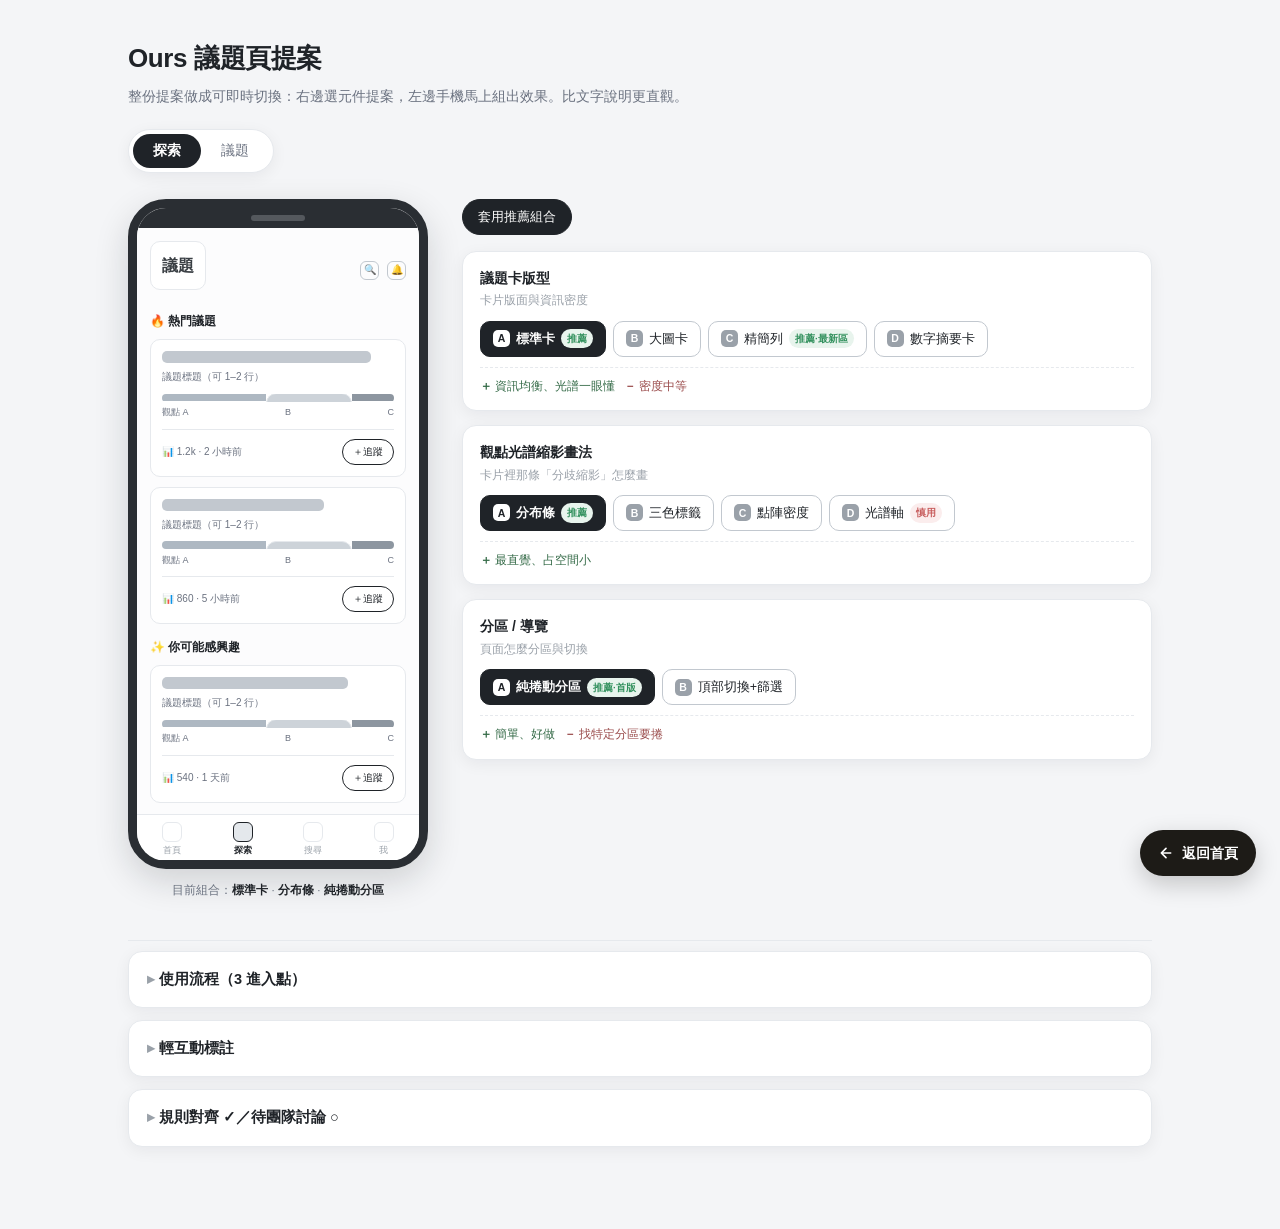
<file: wireframes/議題頁-提案配置器.html>
<!DOCTYPE html>
<html lang="zh-Hant">
<head>
<meta charset="UTF-8">
<meta name="viewport" content="width=device-width, initial-scale=1.0">
<title>Ours 議題頁提案</title>
<style>
  :root{
    --ink:#1f2328; --muted:#6b7280; --faint:#9aa1a9;
    --bg:#f4f5f7; --surface:#fff; --soft:#e6e9ed; --softer:#f0f2f5;
    --line:#c2c8cf; --fill:#e4e8ec; --fill-2:#eef1f4;
    --reco:#2f8f5b; --reco-bg:#e8f4ed; --note:#7a5cff; --note-bg:#f0ecff;
    --warn:#c75c5c; --warn-bg:#fbeded; --shadow:0 4px 16px rgba(20,24,30,.06);
  }
  *{box-sizing:border-box;margin:0;padding:0}
  body{font-family:-apple-system,"PingFang TC","Noto Sans TC",sans-serif;background:var(--bg);color:var(--ink);line-height:1.6;-webkit-font-smoothing:antialiased}
  .wrap{max-width:1080px;margin:0 auto;padding:38px 28px 70px}
  h1{font-size:26px;letter-spacing:-.4px;margin-bottom:5px}
  .lead{color:var(--muted);font-size:14px;margin-bottom:22px}

  /* page toggle */
  .ptoggle{display:inline-flex;background:var(--surface);border:1px solid var(--soft);border-radius:24px;padding:4px;margin-bottom:26px;box-shadow:var(--shadow)}
  .ptoggle button{border:none;background:none;font-family:inherit;font-size:14px;padding:8px 20px;border-radius:20px;cursor:pointer;color:var(--muted)}
  .ptoggle button.on{background:var(--ink);color:#fff;font-weight:700}

  .stage.hidden{display:none}
  .layout{display:flex;gap:34px;align-items:flex-start;flex-wrap:wrap}
  .preview{position:sticky;top:24px;flex:0 0 auto}
  .controls{flex:1;min-width:300px}

  .phone{width:300px;background:var(--surface);border:9px solid #2a2e33;border-radius:38px;overflow:hidden;box-shadow:0 12px 34px rgba(20,24,30,.16)}
  .phone .nb{height:20px;background:#2a2e33;position:relative}
  .phone .nb::after{content:"";position:absolute;left:50%;top:7px;transform:translateX(-50%);width:54px;height:6px;border-radius:5px;background:#54585d}
  .screen{padding:13px;height:586px;overflow-y:auto;background:#fcfcfd}
  .combo-tag{margin-top:12px;text-align:center;font-size:11.5px;color:var(--muted);max-width:300px}
  .combo-tag b{color:var(--ink)}

  .grp{background:var(--surface);border:1px solid var(--soft);border-radius:14px;padding:15px 17px;margin-bottom:14px;box-shadow:var(--shadow)}
  .grp.dim{opacity:.4;pointer-events:none}
  .grp h3{font-size:14px;margin-bottom:2px}
  .grp .gh-note{font-size:11.5px;color:var(--faint);margin-bottom:11px}
  .opts{display:flex;gap:7px;flex-wrap:wrap}
  .opt{border:1px solid var(--line);background:#fff;border-radius:10px;padding:7px 12px;font-size:12.5px;cursor:pointer;transition:.14s;display:flex;align-items:center;gap:6px;user-select:none}
  .opt:hover{border-color:var(--ink)}
  .opt .ltr{font-weight:700;font-size:10.5px;color:#fff;background:var(--faint);border-radius:5px;width:17px;height:17px;display:flex;align-items:center;justify-content:center;flex:0 0 auto}
  .opt.on{border-color:var(--ink);background:var(--ink);color:#fff;font-weight:700}
  .opt.on .ltr{background:#fff;color:var(--ink)}
  .pcnote{margin-top:10px;font-size:11.5px;border-top:1px dashed var(--soft);padding-top:9px;color:var(--muted)}
  .pcnote .p{color:#356b48}.pcnote .p::before{content:"＋ ";font-weight:700}
  .pcnote .c{color:#9a4b4b;margin-left:9px}.pcnote .c::before{content:"－ ";font-weight:700}
  .pcnote .warn{display:block;margin-top:4px;color:var(--warn);font-weight:600}
  .reco-flag{font-size:9.5px;font-weight:700;color:var(--reco);background:var(--reco-bg);padding:2px 6px;border-radius:20px}
  .warn-flag{font-size:9.5px;font-weight:700;color:var(--warn);background:var(--warn-bg);padding:2px 6px;border-radius:20px}
  .actions{display:flex;gap:10px;margin-bottom:16px;flex-wrap:wrap}
  .act{border:1px solid var(--line);background:#fff;border-radius:20px;padding:8px 15px;font-size:13px;cursor:pointer;font-family:inherit}
  .act:hover{border-color:var(--ink)}
  .act.solid{background:var(--ink);color:#fff;border-color:var(--ink)}

  /* primitives */
  .b{border:1px solid var(--soft);border-radius:10px;padding:11px;margin-bottom:10px;background:#fff}
  .b.flat{background:var(--softer);border-color:transparent}
  .b.dash{border-style:dashed;border-color:var(--line)}
  .l{font-size:11px;font-weight:700;color:#3a3f44;margin-bottom:7px;display:flex;align-items:center;gap:6px;flex-wrap:wrap}
  .l .n{display:inline-flex;width:17px;height:17px;border-radius:50%;background:var(--ink);color:#fff;font-size:10px;align-items:center;justify-content:center;flex:0 0 auto}
  .ln{height:8px;background:var(--fill);border-radius:5px;margin:5px 0}
  .w95{width:95%}.w90{width:90%}.w80{width:80%}.w70{width:70%}.w60{width:60%}.w45{width:45%}
  .tt{height:12px;background:var(--line);border-radius:5px;margin-bottom:6px}
  .x{font-size:11.5px;color:#3a3f44}.x.s{font-size:10px;color:var(--muted)}.x.b{font-weight:700}
  .chip{display:inline-block;border:1px solid var(--line);border-radius:20px;padding:2px 9px;font-size:9.5px;color:#3a3f44;margin:2px 3px 2px 0;background:#fff}
  .chip.on{background:var(--ink);color:#fff;border-color:var(--ink)}
  .chip.dash{border-style:dashed}
  .btn{border:1.3px solid var(--ink);border-radius:16px;padding:4px 10px;font-size:10px;display:inline-block;text-align:center}
  .btn.solid{background:var(--ink);color:#fff}
  .btn.full{display:block}
  .ic{width:19px;height:19px;border:1.2px solid var(--line);border-radius:6px;display:inline-flex;align-items:center;justify-content:center;font-size:10px;color:var(--muted)}
  .icrow{display:flex;gap:8px;align-items:center}
  .dv{height:1px;background:var(--soft);margin:9px 0}
  .thumb{width:100%;height:60px;border-radius:8px;background:repeating-linear-gradient(45deg,#e4e8ec,#e4e8ec 7px,#edf0f3 7px,#edf0f3 14px);display:flex;align-items:center;justify-content:center;color:var(--faint);font-size:11px;margin-bottom:7px}
  .thumb.sq{width:46px;height:46px;flex:0 0 auto;margin:0}
  .rowflex{display:flex;justify-content:space-between;align-items:center}
  .sechd{font-size:12px;font-weight:700;margin:2px 0 8px}

  .spec{display:flex;height:8px;border-radius:5px;overflow:hidden}
  .spec.tall{height:13px;border-radius:7px;border:1px solid var(--soft)}
  .spec span{display:block}
  .spec .a{background:#aeb8c2}.spec .b{background:#cdd3d9}.spec .c{background:#8d96a0}
  .leg{display:flex;justify-content:space-between;font-size:9px;color:var(--muted);margin-top:4px}
  .axis{position:relative;height:6px;background:linear-gradient(90deg,#aeb8c2,#e4e8ec,#8d96a0);border-radius:4px;margin:8px 0 4px}
  .axis i{position:absolute;top:-3px;width:11px;height:11px;border-radius:50%;border:2px solid var(--ink);background:#fff;transform:translateX(-50%)}
  .pillrow{display:flex;gap:5px}
  .pillrow span{flex:1;text-align:center;font-size:9px;padding:3px 0;border-radius:6px;color:#3a3f44;white-space:nowrap}
  .pillrow .a{background:#bcc4cc}.pillrow .b{background:#d8dde2}.pillrow .c{background:#a3abb4}
  .dotg{display:flex;flex-wrap:wrap;gap:2px}
  .dotg i{width:7px;height:7px;border-radius:50%}
  .dotg i.a{background:#aeb8c2}.dotg i.b{background:#cdd3d9}.dotg i.c{background:#8d96a0}
  .cols3{display:flex;gap:5px}
  .cols3 .b{flex:1;margin:0;text-align:center;padding:7px}

  .hs{display:flex;gap:7px;overflow-x:auto;padding-bottom:5px}
  .op{flex:0 0 80%;border:1px solid var(--soft);border-radius:10px;padding:10px;background:#fff}
  .op.peek{flex:0 0 12%;background:var(--softer);border-style:dashed}
  .dots{display:flex;gap:5px;justify-content:center;margin-top:6px}
  .dots i{width:6px;height:6px;border-radius:50%;background:var(--soft)}
  .dots i.on{background:var(--ink)}
  .quote{border-left:3px solid var(--line);background:var(--softer);padding:6px 8px;border-radius:4px;margin-top:7px}

  .seg{display:flex;border:1px solid var(--line);border-radius:18px;overflow:hidden;margin-bottom:10px}
  .seg span{flex:1;text-align:center;font-size:10.5px;padding:5px 0;color:var(--muted)}
  .seg span.on{background:var(--ink);color:#fff;font-weight:700}
  .topics{display:flex;gap:5px;overflow-x:auto;margin-bottom:11px}
  .tabs{display:flex;gap:12px;border-bottom:1px solid var(--soft);margin-bottom:10px;overflow-x:auto}
  .tabs span{font-size:10.5px;padding:6px 0;color:var(--muted);white-space:nowrap}
  .tabs span.on{color:var(--ink);font-weight:700;border-bottom:2px solid var(--ink)}
  .anchors{display:flex;gap:5px;overflow-x:auto;margin-bottom:9px}
  .tldr{border:1.4px solid var(--ink);border-radius:10px;padding:11px;margin-bottom:10px;background:#fff}

  .tl{padding-left:13px;border-left:2px solid var(--soft)}
  .tl .ev{position:relative;margin-bottom:9px}
  .tl .ev::before{content:"";position:absolute;left:-18px;top:4px;width:8px;height:8px;border-radius:50%;background:var(--line)}
  .htl{display:flex;gap:7px;overflow-x:auto}
  .htl .ev{flex:0 0 42%;border:1px solid var(--soft);border-radius:8px;padding:7px;background:#fff}

  .tabbar{display:flex;justify-content:space-around;border-top:1px solid var(--soft);padding:7px 0 3px;background:#fff;position:sticky;bottom:0}
  .tabbar .t{display:flex;flex-direction:column;align-items:center;gap:2px;font-size:8.5px;color:var(--faint)}
  .tabbar .t .ic{width:20px;height:20px;border-radius:6px;border-color:var(--soft)}
  .tabbar .t.on{color:var(--ink);font-weight:700}
  .tabbar .t.on .ic{border-color:var(--ink);background:var(--fill)}
  .emptyst{border:1.3px dashed var(--line);border-radius:10px;text-align:center;padding:22px 12px}

  /* reference (static) */
  .ref{margin-top:40px;border-top:1px solid var(--soft);padding-top:10px}
  details{background:var(--surface);border:1px solid var(--soft);border-radius:14px;padding:4px 18px;margin-bottom:12px;box-shadow:var(--shadow)}
  summary{cursor:pointer;font-size:14.5px;font-weight:700;padding:12px 0;list-style:none}
  summary::-webkit-details-marker{display:none}
  summary::before{content:"▸ ";color:var(--faint)}
  details[open] summary::before{content:"▾ "}
  .refbody{padding:4px 0 16px;font-size:13px;color:#3a3f44}
  .refbody .flowrow{display:flex;align-items:center;gap:10px;flex-wrap:wrap;margin-bottom:10px}
  .ckwrap{display:grid;grid-template-columns:1fr 1fr;gap:16px}
  .ckcol h4{font-size:13px;margin-bottom:8px}
  .ckcol ul{list-style:none}
  .ckcol li{font-size:12px;padding:4px 0 4px 20px;position:relative}
  .ckcol.ok li::before{content:"✓";position:absolute;left:0;color:var(--reco);font-weight:700}
  .ckcol.td li::before{content:"○";position:absolute;left:0;color:var(--warn);font-weight:700}
  @media(max-width:640px){.ckwrap{grid-template-columns:1fr}}
</style>
</head>
<body>
<!-- Back to Home Button -->
<a href="../index.html" style="position:fixed; bottom:24px; right:24px; z-index:99999; background:#1D1B17; color:#FFF; padding:12px 18px; border-radius:99px; text-decoration:none; font-family:'Noto Sans TC',sans-serif; font-size:14px; font-weight:600; box-shadow:0 8px 24px rgba(0,0,0,0.2); display:flex; align-items:center; gap:8px; transition:transform 0.2s;" onmouseover="this.style.transform='translateY(-2px)'" onmouseout="this.style.transform='translateY(0)'">
  <svg width="16" height="16" viewBox="0 0 24 24" fill="none"><path d="M19 12H5M12 19l-7-7 7-7" stroke="currentColor" stroke-width="2.5" stroke-linecap="round" stroke-linejoin="round"/></svg>
  返回首頁
</a>
<div class="wrap">
  <h1>Ours 議題頁提案</h1>
  <p class="lead">整份提案做成可即時切換：右邊選元件提案，左邊手機馬上組出效果。比文字說明更直觀。</p>

  <div class="ptoggle">
    <button data-page="list" class="on">探索</button>
    <button data-page="detail">議題</button>
  </div>

  <!-- ===================== LIST STAGE ===================== -->
  <div class="stage" id="stage-list">
    <div class="layout">
      <div class="preview">
        <div class="phone"><div class="nb"></div><div class="screen" id="screen-list"></div>
          <div class="tabbar"><div class="t"><span class="ic"></span>首頁</div><div class="t on"><span class="ic"></span>探索</div><div class="t"><span class="ic"></span>搜尋</div><div class="t"><span class="ic"></span>我</div></div>
        </div>
        <div class="combo-tag" id="tag-list"></div>
      </div>
      <div class="controls">
        <div class="actions"><button class="act solid" data-preset="list-reco">套用推薦組合</button></div>
        <div class="grp"><h3>議題卡版型</h3><div class="gh-note">卡片版面與資訊密度</div><div class="opts" data-dim="card"></div><div class="pcnote" id="note-card"></div></div>
        <div class="grp" id="grp-spec"><h3>觀點光譜縮影畫法</h3><div class="gh-note">卡片裡那條「分歧縮影」怎麼畫</div><div class="opts" data-dim="spec"></div><div class="pcnote" id="note-spec"></div></div>
        <div class="grp"><h3>分區 / 導覽</h3><div class="gh-note">頁面怎麼分區與切換</div><div class="opts" data-dim="nav"></div><div class="pcnote" id="note-nav"></div></div>
      </div>
    </div>
  </div>

  <!-- ===================== DETAIL STAGE ===================== -->
  <div class="stage hidden" id="stage-detail">
    <div class="layout">
      <div class="preview">
        <div class="phone"><div class="nb"></div><div class="screen" id="screen-detail"></div>
          <div class="tabbar"><div class="t"><span class="ic"></span>首頁</div><div class="t on"><span class="ic"></span>探索</div><div class="t"><span class="ic"></span>搜尋</div><div class="t"><span class="ic"></span>我</div></div>
        </div>
        <div class="combo-tag" id="tag-detail"></div>
      </div>
      <div class="controls">
        <div class="actions"><button class="act solid" data-preset="detail-reco">套用推薦組合</button></div>
        <div class="grp"><h3>整頁結構</h3><div class="gh-note">9 區塊怎麼裝下不嫌長</div><div class="opts" data-dim="struct"></div><div class="pcnote" id="note-struct"></div></div>
        <div class="grp"><h3>「共同在乎的事」元件</h3><div class="gh-note">跨立場共識怎麼呈現</div><div class="opts" data-dim="consensus"></div><div class="pcnote" id="note-consensus"></div></div>
        <div class="grp"><h3>觀點光譜元件</h3><div class="gh-note">詳情頁的整體分布</div><div class="opts" data-dim="dspec"></div><div class="pcnote" id="note-dspec"></div></div>
        <div class="grp"><h3>opinion 呈現方向</h3><div class="gh-note">最多 3 種觀點怎麼排（含空狀態）</div><div class="opts" data-dim="opinion"></div><div class="pcnote" id="note-opinion"></div></div>
        <div class="grp" id="grp-opcard"><h3>opinion 觀點卡「卡內結構」</h3><div class="gh-note">每張觀點卡裡放什麼</div><div class="opts" data-dim="opcard"></div><div class="pcnote" id="note-opcard"></div></div>
        <div class="grp"><h3>議題時間序元件</h3><div class="gh-note">事件怎麼發展</div><div class="opts" data-dim="timeline"></div><div class="pcnote" id="note-timeline"></div></div>
        <div class="grp"><h3>新聞來源 — 可信度呈現</h3><div class="gh-note">每個來源的品質/查核資訊怎麼標（呼應憲法：AI 非裁判）</div><div class="opts" data-dim="source"></div><div class="pcnote" id="note-source"></div></div>
      </div>
    </div>
  </div>

  <!-- ===================== 參考（靜態） ===================== -->
  <div class="ref">
    <details>
      <summary>使用流程（3 進入點）</summary>
      <div class="refbody">
        <div class="flowrow"><span class="chip on">① 探索 Tab</span>→<span class="chip">探索</span>→<span class="chip">議題</span></div>
        <div class="flowrow"><span class="chip">② 貼文/新聞「屬於 ×× 議題」chip</span>→<span class="chip dash">議題</span></div>
        <div class="flowrow"><span class="chip">③ 搜尋/追蹤通知</span>→<span class="chip dash">議題</span></div>
        <div style="margin-top:6px"><span class="x s b">這次不做（後續）：</span> <span class="chip" style="color:var(--warn);background:var(--warn-bg);border-color:#e2b6b6">完整討論串</span><span class="chip" style="color:var(--warn);background:var(--warn-bg);border-color:#e2b6b6">滑卡共識區</span><span class="chip" style="color:var(--warn);background:var(--warn-bg);border-color:#e2b6b6">@Ours 介入</span></div>
      </div>
    </details>
    <details>
      <summary>輕互動標註</summary>
      <div class="refbody">
        <p>· <b>追蹤</b>：列表卡/標題區「＋追蹤」→ 有新進展推通知　· <b>收藏</b>：頂部 ⭐ → 存「我」的收藏</p>
        <p>· <b>分享</b>：頂部 ↗ → 分享卡（帶光譜縮影）　· <b>投有幫助</b>：opinion 卡 👍 → 餵橋接式排序</p>
        <p>· <b>點來源導流</b>：來源 ↗ → 出站原文，記錄導流回饋媒體</p>
      </div>
    </details>
    <details>
      <summary>規則對齊 ✓／待團隊討論 ○</summary>
      <div class="refbody"><div class="ckwrap">
        <div class="ckcol ok"><h4>✓ 已對齊</h4><ul>
          <li>有聲量才進議題頁</li><li>新聞只摘事實</li><li>新聞＋使用者才摘 opinion（有空狀態）</li>
          <li>觀點最多 3 種、可看來源</li><li>先共識後分歧（捲動順序）</li><li>光譜輕量、強調非評判單一媒體</li><li>議題獨立 Tab，不混首頁瀑布流</li>
        </ul></div>
        <div class="ckcol td"><h4>○ 待團隊定</h4><ul>
          <li>熱度演算法（誰進議題頁、排序）</li><li>「最新議題」定義</li><li>新聞品質評估呈現</li><li>「有幫助」如何餵橋接式排序</li>
        </ul></div>
      </div></div>
    </details>
  </div>
</div>

<script>
const OPT = {
  // --- list ---
  card:[
    {id:'standard',ltr:'A',name:'標準卡',reco:1,p:'資訊均衡、光譜一眼懂',c:'密度中等'},
    {id:'bigimg',ltr:'B',name:'大圖卡',p:'吸睛、像新聞 App',c:'占空間；未必有代表圖'},
    {id:'compact',ltr:'C',name:'精簡列',reco:1,recoText:'推薦·最新區',p:'密度高、好掃描',c:'光譜縮太小'},
    {id:'stat',ltr:'D',name:'數字摘要卡',p:'凸顯跨來源聚合',c:'少了分歧感'},
  ],
  spec:[
    {id:'bar',ltr:'A',name:'分布條',reco:1,p:'最直覺、占空間小',c:''},
    {id:'pill',ltr:'B',name:'三色標籤',p:'帶文字最清楚',c:'較占寬、命名要中性'},
    {id:'dots',ltr:'C',name:'點陣密度',p:'表達人數分布',c:'縮小後難讀'},
    {id:'axis',ltr:'D',name:'光譜軸',warn:1,p:'有連續光譜感',c:'易被讀成政治左右',warnText:'⚠ 違背「AI 非評判」，慎用'},
  ],
  nav:[
    {id:'scroll',ltr:'A',name:'純捲動分區',reco:1,recoText:'推薦·首版',p:'簡單、好做',c:'找特定分區要捲'},
    {id:'segment',ltr:'B',name:'頂部切換+篩選',p:'切換快、好加分類',c:'頂部變重、一次看一種'},
  ],
  // --- detail ---
  struct:[
    {id:'scroll',ltr:'A',name:'純長捲動+錨點',reco:1,p:'最忠於「先共識後分歧」敘事',c:'總長度長，靠錨點補'},
    {id:'tldr',ltr:'B',name:'TL;DR 摘要卡',p:'頂部就懂全貌',c:'摺疊削弱敘事；摘要卡成本高'},
    {id:'tab',ltr:'C',name:'分頁 Tab',warn:1,p:'每頁短、切換明確',c:'把共識/分歧拆開',warnText:'⚠ 破壞靈魂順序，不建議'},
  ],
  consensus:[
    {id:'chips',ltr:'A',name:'共識 chips',reco:1,p:'輕、掃過即懂',c:''},
    {id:'cards',ltr:'B',name:'共識卡（帶說明）',p:'每點有說明、更有說服力',c:'較長'},
    {id:'banner',ltr:'C',name:'共識橫幅',p:'情緒上強化「先共識」',c:'顏色重，低擬真先別定調'},
  ],
  dspec:[
    {id:'bar',ltr:'A',name:'分布條+鑽取',reco:1,p:'與列表一致、可點看來源',c:''},
    {id:'cols',ltr:'B',name:'三欄並列',p:'對齊 3 觀點、整齊',c:'少了一條光譜分布感'},
    {id:'axis',ltr:'C',name:'連續光譜軸',warn:1,p:'最有連續光譜視覺',c:'最易被讀成政治左右',warnText:'⚠ 與「非評判」衝突，慎用'},
  ],
  opinion:[
    {id:'cardA',ltr:'A',name:'橫向卡片',reco:1,p:'省空間、切換清楚、符合「最多 3 種」',c:'一次看一種、需滑'},
    {id:'cardB',ltr:'B',name:'直向堆疊',p:'一次看全、不需滑',c:'頁面拉很長、削弱並列'},
    {id:'empty',ltr:'C',name:'空狀態（尚無）',p:'新議題必畫，避免看起來壞掉',c:'—'},
  ],
  opcard:[
    {id:'expand',ltr:'A',name:'摘要+展開來源',reco:1,p:'摘要先行、可溯源',c:''},
    {id:'quote',ltr:'B',name:'摘要+代表引文',p:'有真人語氣、更可信',c:'選哪句＝編輯判斷'},
    {id:'vote',ltr:'C',name:'摘要+投有幫助',p:'互動埋點明確',c:'怕變相按讚比聲量'},
  ],
  timeline:[
    {id:'vertical',ltr:'A',name:'直向 timeline',reco:1,p:'閱讀順、可放很多事件',c:''},
    {id:'horizontal',ltr:'B',name:'橫向捲動卡',p:'省垂直空間、有推進感',c:'事件多要一直滑'},
  ],
  source:[
    {id:'tags',ltr:'A',name:'描述式品質標籤',reco:1,p:'標屬性（原創/出處/已查核），不打分、不評判媒體優劣',c:'要先定義標籤規則'},
    {id:'check',ltr:'B',name:'查核狀態',p:'聚焦事實查核結果（已查核/爭議/待查），對齊 Cofacts',c:'只看查核、不涵蓋媒體品質'},
    {id:'panel',ltr:'C',name:'透明資訊展開',reco:1,recoText:'推薦·深層',p:'點開看「營養標示」（出處/原創/更新/更正），讓使用者自己判斷',c:'多一層互動'},
    {id:'grade',ltr:'D',name:'單一可信度評分',warn:1,p:'最一眼（高/中/待查徽章）',c:'最接近「AI 當裁判」',warnText:'⚠ 易被當成評判媒體優劣，與憲法衝突，慎用'},
  ],
};

let S = {
  page:'list',
  card:'standard', spec:'bar', nav:'scroll',
  struct:'scroll', consensus:'chips', dspec:'bar', opinion:'cardA', opcard:'expand', timeline:'vertical', source:'tags',
};

/* ---------- 光譜（列表縮影 4 種 / 詳情 3 種） ---------- */
function listSpec(kind,compact){
  if(kind==='bar') return `<div class="spec"><span class="a" style="flex:5"></span><span class="b" style="flex:3"></span><span class="c" style="flex:2"></span></div>`+(compact?'':`<div class="leg"><span>觀點 A</span><span>B</span><span>C</span></div>`);
  if(kind==='pill') return `<div class="pillrow"><span class="a">支持 50%</span><span class="b">中立 30%</span><span class="c">反對 20%</span></div>`;
  if(kind==='dots'){let d='';for(let i=0;i<5;i++)d+='<i class="a"></i>';for(let i=0;i<3;i++)d+='<i class="b"></i>';for(let i=0;i<2;i++)d+='<i class="c"></i>';return `<div class="dotg">${d}</div>`;}
  if(kind==='axis') return `<div class="axis"><i style="left:30%"></i><i style="left:55%"></i><i style="left:80%"></i></div>`+(compact?'':`<div class="leg"><span>一端</span><span>另一端</span></div>`);
}
function detailSpec(kind){
  if(kind==='bar') return `<div class="spec tall"><span class="a" style="flex:5"></span><span class="b" style="flex:3"></span><span class="c" style="flex:2"></span></div><div class="leg"><span>觀點 A 50%</span><span>B 30%</span><span>C 20%</span></div><div class="x s" style="margin-top:5px">點任一段 → 看該觀點來源</div>`;
  if(kind==='cols') return `<div class="cols3"><div class="b flat"><div class="x b">A</div><div class="x s">50%</div></div><div class="b flat"><div class="x b">B</div><div class="x s">30%</div></div><div class="b flat"><div class="x b">C</div><div class="x s">20%</div></div></div>`;
  if(kind==='axis') return `<div class="axis"><i style="left:28%"></i><i style="left:52%"></i><i style="left:78%"></i></div><div class="leg"><span>立場一端</span><span>另一端</span></div>`;
}

/* ---------- 列表卡 ---------- */
const CARDS=[{tw:'90%',vol:'1.2k',time:'2 小時前',src:18},{tw:'70%',vol:'860',time:'5 小時前',src:12},{tw:'80%',vol:'540',time:'1 天前',src:9},{tw:'62%',vol:'320',time:'剛剛',src:6}];
function listCard(d){
  const sp=listSpec(S.spec,false);
  if(S.card==='standard') return `<div class="b"><div class="tt" style="width:${d.tw}"></div><div class="x s" style="margin-bottom:8px">議題標題（可 1–2 行）</div>${sp}<div class="dv"></div><div class="rowflex"><span class="x s">📊 ${d.vol} · ${d.time}</span><span class="btn">＋追蹤</span></div></div>`;
  if(S.card==='bigimg') return `<div class="b"><div class="thumb">事件代表圖</div><div class="tt" style="width:${d.tw}"></div><div style="margin-top:7px">${sp}</div><div class="rowflex" style="margin-top:8px"><span class="x s">📊 ${d.vol} · ${d.time}</span><span class="btn">＋追蹤</span></div></div>`;
  if(S.card==='compact') return `<div class="b" style="padding:8px"><div style="display:flex;gap:9px;align-items:center"><div class="thumb sq">圖</div><div style="flex:1;min-width:0"><div class="tt" style="width:${d.tw};margin-bottom:5px"></div>${listSpec(S.spec,true)}<div class="x s" style="margin-top:4px">📊 ${d.vol} · ${d.time}</div></div><span class="ic">＋</span></div></div>`;
  if(S.card==='stat') return `<div class="b"><div class="tt" style="width:${d.tw}"></div><div class="x s" style="margin-bottom:7px">議題標題</div><div style="display:flex;gap:6px;margin-bottom:8px"><div class="b flat" style="flex:1;margin:0;text-align:center;padding:6px"><div class="x b">3</div><div class="x s">觀點</div></div><div class="b flat" style="flex:1;margin:0;text-align:center;padding:6px"><div class="x b">${d.src}</div><div class="x s">來源</div></div><div class="b flat" style="flex:1;margin:0;text-align:center;padding:6px"><div class="x b">${d.vol}</div><div class="x s">聲量</div></div></div><span class="btn full">＋追蹤</span></div>`;
}
function renderList(){
  const head=`<div class="rowflex" style="margin-bottom:12px"><div class="x b" style="font-size:16px">議題</div><div class="icrow"><span class="ic">🔍</span><span class="ic">🔔</span></div></div>`;
  let body;
  if(S.nav==='scroll') body=`<div class="sechd">🔥 熱門議題</div>${listCard(CARDS[0])}${listCard(CARDS[1])}<div class="sechd" style="margin-top:14px">✨ 你可能感興趣</div>${listCard(CARDS[2])}<div class="sechd" style="margin-top:14px">🆕 最新 <span class="chip dash" style="font-size:9px">排序待團隊定</span></div>${listCard(CARDS[3])}`;
  else body=`<div class="seg"><span class="on">熱門</span><span>感興趣</span><span>最新</span></div><div class="topics"><span class="chip on">全部</span><span class="chip">政治</span><span class="chip">環境</span><span class="chip">社會</span><span class="chip">科技</span></div>${listCard(CARDS[0])}${listCard(CARDS[1])}${listCard(CARDS[2])}`;
  document.getElementById('screen-list').innerHTML=head+body;
  document.getElementById('grp-spec').classList.toggle('dim',S.card==='stat');
  document.getElementById('tag-list').innerHTML=`目前組合：<b>${nm('card')}</b> · <b>${nm('spec')}</b> · <b>${nm('nav')}</b>`;
}

/* ---------- 詳情頁區塊 ---------- */
function consensusHTML(){
  if(S.consensus==='chips') return `<span class="chip">共識 A</span><span class="chip">共識 B</span><span class="chip">共識 C</span>`;
  if(S.consensus==='cards') return `<div class="b flat" style="margin:0 0 6px"><div class="x b">大家都在乎 A</div><div class="ln w75"></div></div><div class="b flat" style="margin:0"><div class="x b">大家都在乎 B</div><div class="ln w60"></div></div>`;
  if(S.consensus==='banner') return `<div class="b" style="margin:0;background:var(--reco-bg);border-color:#bfe0cd"><div class="x b" style="color:var(--reco)">✓ 不分立場，大家都同意</div><div class="ln w90"></div></div>`;
}
function opcardInner(){
  if(S.opcard==='quote') return `<div class="x b">觀點 A · 支持</div><div class="ln w90"></div><div class="quote"><div class="x s">「代表性的一句使用者原話…」</div></div><div class="btn full" style="margin-top:7px">看更多來源 ▾</div>`;
  if(S.opcard==='vote') return `<div class="x b">觀點 A · 支持</div><div class="ln w90"></div><div class="ln w45"></div><div class="dv"></div><div class="rowflex"><span class="btn">👍 有幫助 23</span><span class="x s">展開 ▾</span></div>`;
  return `<div class="x b">觀點 A · 支持</div><div class="ln w90"></div><div class="ln w60"></div><div class="dv"></div><div class="x s">📰 12 則討論 / 4 來源</div><div class="btn full" style="margin-top:7px">展開看來源 ▾</div>`;
}
function opinionHTML(){
  if(S.opinion==='empty') return `<div class="emptyst"><div style="font-size:26px;margin-bottom:6px">💬</div><div class="x b" style="margin-bottom:5px">議題還在發酵中</div><div class="x s" style="margin-bottom:12px">已有事實，還沒足夠討論可摘要。等大家開始討論，AI 會整理觀點。</div><span class="btn solid">＋追蹤，有觀點時通知我</span></div>`;
  if(S.opinion==='cardB') return `<div class="b" style="margin:0 0 6px">${opcardInner()}</div><div class="b" style="margin:0 0 6px"><div class="x b">觀點 B · 中立　▸</div></div><div class="b" style="margin:0"><div class="x b">觀點 C · 反對　▸</div></div>`;
  // cardA 橫滑
  return `<div class="hs"><div class="op">${opcardInner()}</div><div class="op peek"></div></div><div class="dots"><i class="on"></i><i></i><i></i></div>`;
}
function timelineHTML(){
  if(S.timeline==='horizontal') return `<div class="htl"><div class="ev"><div class="x s b">6/20</div><div class="ln w90"></div></div><div class="ev"><div class="x s b">6/21</div><div class="ln w75"></div></div><div class="ev"><div class="x s b">6/23</div><div class="ln w60"></div></div></div>`;
  return `<div class="tl"><div class="ev"><div class="x s">6/20</div><div class="ln w75"></div></div><div class="ev"><div class="x s">6/21</div><div class="ln w60"></div></div><div class="ev"><div class="x s">6/23</div><div class="ln w45"></div></div></div>`;
}
function sourceHTML(){
  const head=`<div class="l"><span class="n">6</span>新聞來源 <span class="chip" style="font-size:8.5px">含可信度</span></div>`;
  const disc=`<div class="x s" style="margin-top:9px;color:var(--faint)">ⓘ 可信度為輔助資訊，標屬性與查核狀態，非評判媒體優劣</div>`;
  let rows='';
  if(S.source==='tags'){
    rows=`<div style="margin-bottom:8px"><div class="rowflex"><span class="x">📰 來源媒體 A</span><span class="x s">↗ 導流</span></div><div style="margin-top:5px"><span class="chip">原創報導</span><span class="chip">附一手出處</span><span class="chip" style="color:#356b48">✓ 已查核</span></div></div>`
       +`<div class="dv"></div>`
       +`<div><div class="rowflex"><span class="x">📰 來源媒體 B</span><span class="x s">↗ 導流</span></div><div style="margin-top:5px"><span class="chip">轉載</span><span class="chip">附出處</span></div></div>`;
  } else if(S.source==='check'){
    rows=`<div class="rowflex"><span class="x">📰 來源媒體 A</span><span class="x s" style="color:#356b48">✓ 已查核</span></div>`
       +`<div class="dv"></div><div class="rowflex"><span class="x">📰 來源媒體 B</span><span class="x s" style="color:#9a6a2f">⚠ 部分爭議</span></div>`
       +`<div class="dv"></div><div class="rowflex"><span class="x">📰 來源媒體 C</span><span class="x s">⏳ 待查</span></div>`;
  } else if(S.source==='panel'){
    rows=`<div class="rowflex"><span class="x">📰 來源媒體 A</span><span class="btn">品質資訊 ▾</span></div>`
       +`<div class="b flat" style="margin:7px 0 0">`
       +`<div class="rowflex"><span class="x s">原創報導</span><span class="x s b">是</span></div>`
       +`<div class="rowflex" style="margin-top:3px"><span class="x s">一手出處</span><span class="x s b">有</span></div>`
       +`<div class="rowflex" style="margin-top:3px"><span class="x s">更新時間</span><span class="x s b">2 小時前</span></div>`
       +`<div class="rowflex" style="margin-top:3px"><span class="x s">媒體類型</span><span class="x s b">公共媒體</span></div>`
       +`<div class="rowflex" style="margin-top:3px"><span class="x s">更正紀錄</span><span class="x s b">無</span></div></div>`
       +`<div class="dv"></div><div class="rowflex"><span class="x">📰 來源媒體 B</span><span class="btn">品質資訊 ▾</span></div>`;
  } else { // grade
    rows=`<div class="rowflex"><span class="x">📰 來源媒體 A</span><span><span class="chip" style="border-color:var(--ink)">🛡 高可信</span><span class="x s">↗</span></span></div>`
       +`<div class="dv"></div><div class="rowflex"><span class="x">📰 來源媒體 B</span><span><span class="chip">🛡 中 · 待補出處</span><span class="x s">↗</span></span></div>`;
  }
  return head+rows+disc;
}
function blocks(){
  return `
  <div class="b"><div class="l"><span class="n">2</span>新聞事實摘要 facts <span class="chip" style="font-size:8.5px">先放</span></div><div class="ln w90"></div><div class="ln w75"></div><div class="ln w60"></div></div>
  <div class="b"><div class="l"><span class="n">3</span>共同在乎的事</div>${consensusHTML()}</div>
  <div class="b"><div class="l"><span class="n">4</span>觀點光譜 <span class="chip" style="font-size:8.5px">整體分布</span></div>${detailSpec(S.dspec)}</div>
  <div class="b"><div class="l"><span class="n">5</span>意見摘要 opinion <span class="chip" style="font-size:8.5px">最多 3 種</span></div>${opinionHTML()}</div>
  <div class="b">${sourceHTML()}</div>
  <div class="b"><div class="l"><span class="n">7</span>議題時間序</div>${timelineHTML()}</div>
  <div class="b flat"><div class="l"><span class="n">8</span>熱門文章 / 討論入口</div><div class="ln w90"></div></div>
  <div class="b flat"><div class="l"><span class="n">9</span>猜你喜歡（相關議題）</div><div style="display:flex;gap:7px"><div class="b" style="flex:1;margin:0"><div class="ln w90"></div></div><div class="b" style="flex:1;margin:0"><div class="ln w75"></div></div></div></div>`;
}
function renderDetail(){
  const title=`<div class="b"><div class="tt" style="width:92%"></div><div class="tt" style="width:58%"></div><div class="rowflex" style="margin-top:8px"><span class="x s">📊 1.2k · 更新 2 小時前</span><span class="btn solid">＋追蹤</span></div></div>`;
  let top='';
  if(S.struct==='scroll') top=`<div class="anchors"><span class="chip on">事實</span><span class="chip">共識</span><span class="chip">光譜</span><span class="chip">觀點</span><span class="chip">來源</span><span class="chip">時間序</span></div>`;
  else if(S.struct==='tldr') top=`<div class="tldr"><div class="x b" style="margin-bottom:4px">⚡ 30 秒看懂</div><div class="ln w90"></div><div class="ln w75"></div><div style="margin-top:8px">${detailSpec('bar')}</div></div><div class="x s" style="margin:-2px 0 9px">↓ 以下可展開全部區塊</div>`;
  else top=`<div class="tabs"><span class="on">事實/共識</span><span>觀點</span><span>來源</span><span>時間序</span></div><div class="x s" style="margin:-4px 0 9px">（配置器列出全部區塊以便比較元件）</div>`;
  document.getElementById('screen-detail').innerHTML=title+top+blocks();
  document.getElementById('grp-opcard').classList.toggle('dim',S.opinion==='empty');
  document.getElementById('tag-detail').innerHTML=`結構 <b>${nm('struct')}</b> · 共識 <b>${nm('consensus')}</b> · 光譜 <b>${nm('dspec')}</b> · opinion <b>${nm('opinion')}</b>${S.opinion==='empty'?'':' / '+'<b>'+nm('opcard')+'</b>'} · 時間序 <b>${nm('timeline')}</b> · 來源 <b>${nm('source')}</b>`;
}

function nm(dim){return OPT[dim].find(o=>o.id===S[dim]).name;}

/* ---------- 控制面板 ---------- */
function renderControls(){
  document.querySelectorAll('.opts').forEach(box=>{
    const dim=box.dataset.dim;
    box.innerHTML=OPT[dim].map(o=>{
      const on=S[dim]===o.id?' on':'';
      const flag=o.reco?`<span class="reco-flag">${o.recoText||'推薦'}</span>`:(o.warn?`<span class="warn-flag">慎用</span>`:'');
      return `<div class="opt${on}" data-dim="${dim}" data-id="${o.id}"><span class="ltr">${o.ltr}</span>${o.name}${flag}</div>`;
    }).join('');
    const sel=OPT[dim].find(o=>o.id===S[dim]);
    const note=document.getElementById('note-'+dim);
    if(note) note.innerHTML=`<span class="p">${sel.p}</span>${sel.c&&sel.c!=='—'&&sel.c!==''?`<span class="c">${sel.c}</span>`:''}${sel.warnText?`<span class="warn">${sel.warnText}</span>`:''}`;
  });
}
function render(){renderControls();renderList();renderDetail();}

document.addEventListener('click',e=>{
  const opt=e.target.closest('.opt');
  if(opt){S[opt.dataset.dim]=opt.dataset.id;render();return;}
  const pg=e.target.closest('[data-page]');
  if(pg){
    S.page=pg.dataset.page;
    document.querySelectorAll('.ptoggle button').forEach(b=>b.classList.toggle('on',b.dataset.page===S.page));
    document.getElementById('stage-list').classList.toggle('hidden',S.page!=='list');
    document.getElementById('stage-detail').classList.toggle('hidden',S.page!=='detail');
    return;
  }
  const ps=e.target.closest('[data-preset]');
  if(ps){
    if(ps.dataset.preset==='list-reco') Object.assign(S,{card:'standard',spec:'bar',nav:'scroll'});
    else Object.assign(S,{struct:'scroll',consensus:'chips',dspec:'bar',opinion:'cardA',opcard:'expand',timeline:'vertical',source:'tags'});
    render();
  }
});

render();
</script>
</body>
</html>
</file>
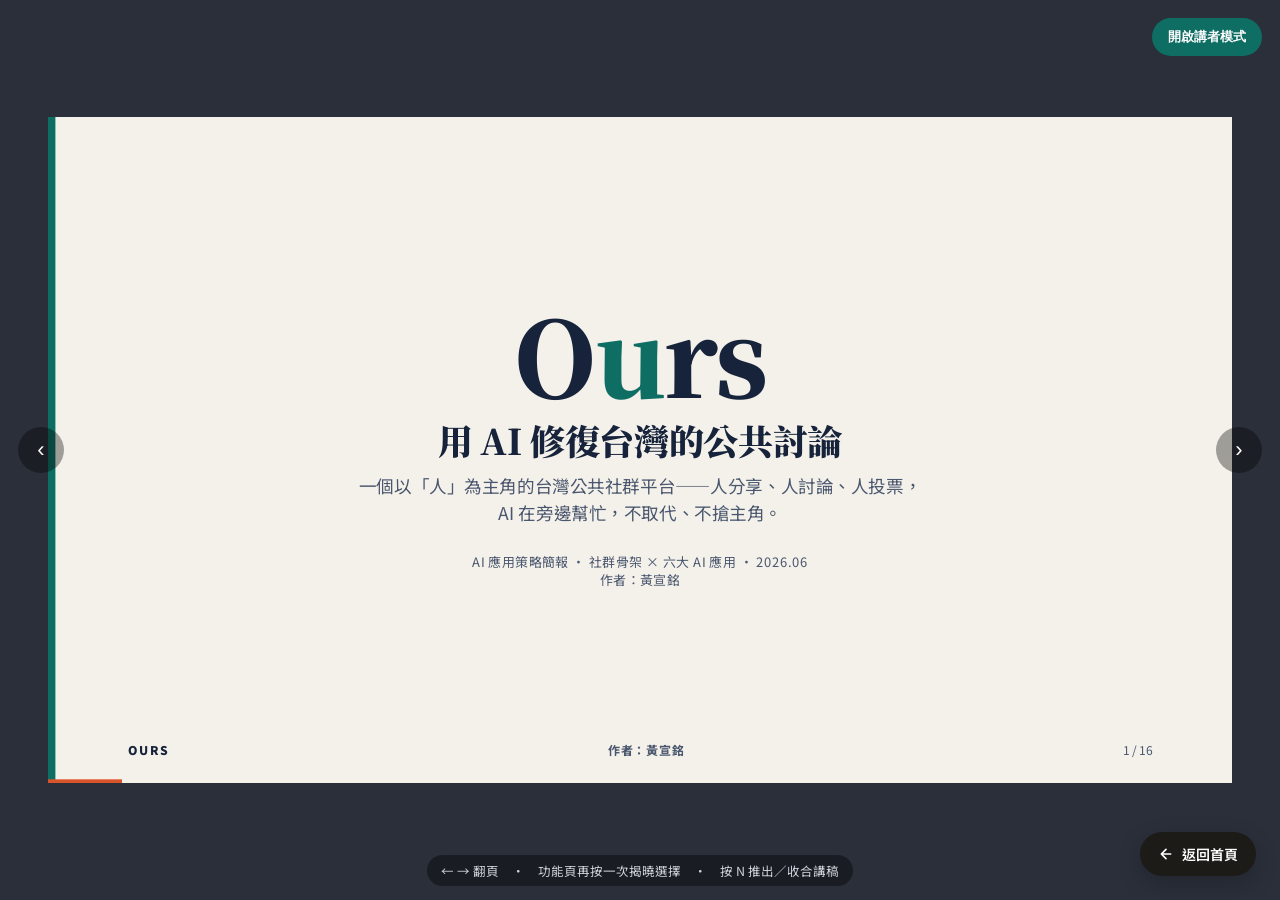
<file: 簡報/Ours-AI策略簡報.html>
<!DOCTYPE html>
<html lang="zh-Hant">
<head>
<meta charset="UTF-8">
<meta name="viewport" content="width=device-width, initial-scale=1.0">
<meta name="author" content="黃宣銘">
<meta name="copyright" content="© 2026 黃宣銘">
<title>Ours — AI 應用策略簡報</title>
<link rel="preconnect" href="https://fonts.googleapis.com">
<link rel="preconnect" href="https://fonts.gstatic.com" crossorigin>
<link href="https://fonts.googleapis.com/css2?family=Noto+Sans+TC:wght@400;500;700;900&family=Noto+Serif+TC:wght@700;900&display=swap" rel="stylesheet">
<style>
  :root{
    --paper:#F4F1EA; --card:#FCFAF5; --ink:#16233B; --ink-soft:#4A576E;
    --teal:#0F6E64; --teal-soft:#E7F1EF; --coral:#D9542B; --coral-soft:#FBEAE2;
    --line:#DCD5C6; --line-soft:#EBE6DA; --chosen:#0F6E64; --chosen-bg:#E7F1EF;
    --good:#1E7A52; --bad:#B5462A; --gold:#B98900;
    --shadow:0 18px 50px -24px rgba(22,35,59,.45);
  }
  *{box-sizing:border-box;margin:0;padding:0}
  html,body{height:100%}
  body{
    background:#2a2f3a; font-family:'Noto Sans TC',system-ui,sans-serif;
    color:var(--ink); overflow:hidden;
  }
  #deck{
    position:fixed; inset:0; display:grid; grid-template-columns:minmax(0,1fr);
    align-items:center; justify-items:center; gap:24px;
    padding:clamp(20px,3.2vh,36px) clamp(28px,4vw,64px);
  }
  body.show-notes #deck{
    grid-template-columns:minmax(0,1fr) minmax(300px,360px);
    justify-items:center; padding-right:24px;
  }
  #stage{ position:relative; width:1280px; height:720px; transform-origin:center center; }
  .slide{
    position:absolute; inset:0; background:var(--paper);
    padding:58px 86px 68px; opacity:0; pointer-events:none;
    display:flex; flex-direction:column; overflow:hidden; transition:opacity .35s ease;
  }
  .slide.active{opacity:1; pointer-events:auto}
  .slide::before{content:""; position:absolute; left:0; top:0; bottom:0; width:8px; background:var(--teal)}
  .slide-body{
    flex:1; min-height:0; width:100%; padding-bottom:34px;
    display:flex; flex-direction:column; gap:18px;
  }
  .slide-head{flex:none}
  .slide-main{
    flex:1; min-height:0; display:flex; flex-direction:column;
    justify-content:space-evenly; gap:16px;
  }
  .tag{ display:inline-flex; align-items:center; gap:8px; font-size:14px; font-weight:700;
        letter-spacing:.14em; color:var(--teal); text-transform:uppercase; margin-bottom:12px}
  .tag .num{ background:var(--teal); color:#fff; border-radius:6px; padding:2px 8px; font-size:13px}
  h1{ font-family:'Noto Serif TC',serif; font-weight:900; font-size:54px; line-height:1.12; letter-spacing:-.5px}
  h2{ font-family:'Noto Serif TC',serif; font-weight:900; font-size:36px; line-height:1.22; letter-spacing:-.3px; margin-bottom:4px}
  .lead{ font-size:19px; color:var(--ink-soft); line-height:1.55; max-width:64ch}
  .foot{ position:absolute; left:86px; right:86px; bottom:26px; display:flex;
         justify-content:space-between; align-items:center; font-size:13px; color:var(--ink-soft)}
  .foot .brand{font-weight:900; letter-spacing:.16em; color:var(--ink)}
  .foot .author{font-weight:700; color:var(--ink-soft); letter-spacing:.06em}
  .pageno{font-variant-numeric:tabular-nums}
  .progress{position:absolute; left:0; bottom:0; height:4px; background:var(--coral); transition:width .35s ease}
  /* divergent option cards */
  .opts{ display:grid; gap:18px; margin-top:6px }
  .opts.c3{grid-template-columns:1fr 1fr 1fr}
  .opts.c2{grid-template-columns:1fr 1fr}
  .opts.c4{grid-template-columns:repeat(4,1fr)}
  .opt{ background:var(--card); border:1.5px solid var(--line); border-radius:13px; padding:15px 17px;
        display:flex; flex-direction:column; position:relative}
  .opt.chosen{ border-color:var(--chosen); border-width:2.5px; background:var(--chosen-bg); box-shadow:var(--shadow)}
  .opt .oname{ font-weight:900; font-size:16.5px; margin-bottom:3px}
  .opt .oview{ font-size:12.5px; font-weight:700; color:var(--coral); margin-bottom:9px; letter-spacing:.02em}
  .opt.chosen .oview{color:var(--teal)}
  .opt .badge{ position:absolute; top:-12px; right:12px; background:var(--chosen); color:#fff;
               font-size:12.5px; font-weight:700; padding:3px 11px; border-radius:20px}
  .opt ul{list-style:none; display:flex; flex-direction:column; gap:7px}
  .opt li{font-size:14px; line-height:1.48; display:flex; gap:6px; align-items:flex-start; color:var(--ink-soft)}
  .opt li.g::before{content:"✓"; color:var(--good); font-weight:900; flex:none}
  .opt li.b::before{content:"✗"; color:var(--bad); font-weight:900; flex:none}
  .opt li.r::before{content:"▸"; color:var(--ink-soft); font-weight:900; flex:none}
  .opt-media{height:158px; margin-top:12px; border:1px solid var(--line-soft); border-radius:9px; overflow:hidden; background:#fff}
  .opt-media img{width:100%; height:100%; object-fit:cover; object-position:top; display:block; cursor:zoom-in; transition:transform .2s ease}
  .opt-media:hover img{transform:scale(1.03)}
  #lightbox{position:fixed; inset:0; z-index:100; display:none; align-items:center; justify-content:center;
    background:rgba(16,23,33,.9); padding:40px; cursor:zoom-out}
  #lightbox.on{display:flex}
  #lightbox img{max-width:92vw; max-height:92vh; object-fit:contain; border-radius:10px; box-shadow:0 30px 80px -20px rgba(0,0,0,.7)}
  #lightbox .lb-cap{position:absolute; bottom:22px; left:0; right:0; text-align:center; color:#F4F1EA; font-size:14px; letter-spacing:.05em}
  .decision-slide:not(.revealed) .why{display:none}
  .decision-slide:not(.revealed) .opt.chosen{border-color:var(--line); border-width:1.5px; background:var(--card); box-shadow:none}
  .decision-slide:not(.revealed) .opt .badge{display:none}
  .why{ margin-top:13px; background:var(--coral-soft); border-left:5px solid var(--coral);
        border-radius:0 12px 12px 0; padding:12px 18px; font-size:16.5px; line-height:1.6}
  .why b{color:var(--coral)} .why .wt{font-weight:900; color:var(--coral); margin-right:8px}
  .why.teal{background:var(--teal-soft); border-color:var(--teal)} .why.teal .wt{color:var(--teal)} .why.teal b{color:var(--teal)}
  /* principle / pillar grids */
  .grid5{display:grid; grid-template-columns:1fr 1fr 1fr; gap:16px; margin-top:6px}
  .pcard{background:var(--card); border:1.5px solid var(--line); border-radius:13px; padding:15px 17px}
  .pcard.hl{border-color:var(--coral); border-width:2px; background:var(--coral-soft)}
  .pcard .pn{font-family:'Noto Serif TC',serif; font-weight:900; font-size:24px; color:var(--teal); line-height:1}
  .pcard.hl .pn{color:var(--coral)}
  .pcard h3{font-size:18px; margin:5px 0 5px} .pcard p{font-size:14px; color:var(--ink-soft); line-height:1.55}
  table.tbl{width:100%; border-collapse:collapse; margin-top:7px; font-size:13.5px}
  table.tbl th,table.tbl td{text-align:left; padding:6.5px 11px; border-bottom:1px solid var(--line); vertical-align:top; line-height:1.48}
  table.tbl th{color:var(--teal); font-size:13px; letter-spacing:.05em}
  table.tbl td:first-child{font-weight:700; white-space:nowrap} table.tbl .ok{color:var(--good); font-weight:900}
  .shots{display:grid; grid-template-columns:repeat(5,1fr); gap:9px; margin-top:9px}
  .shot{border:1.5px solid var(--line); border-radius:10px; overflow:hidden; background:#fff; box-shadow:var(--shadow)}
  .shot .imgbox{height:66px; overflow:hidden; background:#eee} .shot img{width:100%; display:block}
  .shot .cap{font-size:12px; font-weight:700; padding:6px 8px; line-height:1.25; white-space:nowrap; overflow:hidden; text-overflow:ellipsis}
  .shot .cap span{display:block; font-weight:400; color:var(--ink-soft); font-size:11px; white-space:normal}
  .two{display:grid; grid-template-columns:1.05fr 1fr; gap:30px; margin-top:6px}
  ul.clean{list-style:none; display:flex; flex-direction:column; gap:12px; margin-top:4px}
  ul.clean li{font-size:16px; line-height:1.58; padding-left:24px; position:relative; color:var(--ink-soft)}
  ul.clean li::before{content:"—"; position:absolute; left:0; color:var(--teal); font-weight:900}
  ul.clean li b{color:var(--ink)}
  .chip{display:inline-block; background:var(--teal-soft); color:var(--teal); font-weight:700; font-size:13.5px; padding:4px 11px; border-radius:20px; margin:0 6px 6px 0}
  .chip.warn{background:var(--coral-soft); color:var(--coral)}
  .rows{display:flex; flex-direction:column; gap:14px; margin-top:4px}
  .row{display:flex; gap:12px; align-items:flex-start; font-size:16px; line-height:1.58}
  .row .k{font-weight:900; color:var(--teal); flex:none; min-width:84px}
  .cover{justify-content:center}
  .cover .slide-body{justify-content:center; align-items:center; text-align:center; padding-bottom:0; gap:0}
  .cover .sub{margin-left:auto; margin-right:auto}
  .cover .wm{font-family:'Noto Serif TC',serif; font-weight:900; font-size:112px; letter-spacing:-2px; line-height:1; color:var(--ink)}
  .cover .wm em{color:var(--teal); font-style:normal}
  .cover h1{font-size:38px; margin:16px 0 12px} .cover .sub{font-size:19px; color:var(--ink-soft); max-width:56ch; line-height:1.6}
  .cover .meta{margin-top:26px; font-size:14px; color:var(--ink-soft); letter-spacing:.04em}
  .agenda{display:grid; grid-template-columns:1fr 1fr; gap:11px 44px; margin-top:10px}
  .ai{display:flex; gap:13px; align-items:baseline; font-size:16.5px; padding:8px 0; border-bottom:1px solid var(--line-soft)}
  .ai .an{font-family:'Noto Serif TC',serif; font-weight:900; color:var(--teal); font-size:18px; min-width:28px}
  .notes{ display:none; }
  #speaker-panel{
    display:none; align-self:center; width:100%; max-height:calc(100vh - 72px);
    background:#101721; color:#F4F1EA; border-left:5px solid var(--teal);
    border-radius:8px; padding:24px 24px 28px; overflow:auto;
    box-shadow:0 22px 70px -30px rgba(0,0,0,.65);
  }
  body.show-notes #speaker-panel{display:block}
  #speaker-panel h4{color:#FFD9A8; font-size:13px; letter-spacing:.12em; text-transform:uppercase; margin-bottom:14px}
  #speaker-panel p{margin-bottom:12px; font-size:15px; line-height:1.75}
  #speaker-panel b{color:#7FD8CC}
  #presenter-panel{display:none}
  body.presenter{
    overflow:hidden;
  }
  body.presenter #deck{
    grid-template-columns:minmax(0,1fr) 390px;
    padding:24px;
    gap:24px;
  }
  body.presenter #speaker-panel{
    display:block; align-self:stretch; max-height:none; height:calc(100vh - 48px);
  }
  body.presenter #presenter-panel{
    display:flex; position:fixed; right:24px; bottom:24px; width:390px;
    gap:10px; align-items:center; justify-content:space-between;
    background:#0b111b; color:#F4F1EA; border-top:1px solid rgba(255,255,255,.12);
    padding:12px 16px; border-radius:0 0 8px 8px; z-index:30;
  }
  body.presenter #presenter-panel button{
    border:1px solid rgba(255,255,255,.18); background:#172131; color:#fff;
    border-radius:6px; padding:8px 10px; font-weight:700; cursor:pointer;
  }
  body.presenter #presenter-panel .presenter-page{font-size:13px; color:#cfd3da}
  body.presenter #hint{display:none}
  body.audience #speaker-panel,
  body.audience #presenter-panel,
  body.audience #audienceBtn,
  body.audience #presenterPrev,
  body.audience #presenterNext,
  body.audience #hint{display:none!important}
  #startPresenter{
    position:fixed; right:18px; top:18px; z-index:35;
    border:none; border-radius:999px; background:var(--teal); color:#fff;
    padding:10px 16px; font-size:13px; font-weight:900; cursor:pointer;
    box-shadow:0 16px 36px -22px rgba(0,0,0,.65);
  }
  body.presenter #startPresenter,
  body.audience #startPresenter{display:none}
  #hint{position:fixed; bottom:14px; left:50%; transform:translateX(-50%); color:#cfd3da; font-size:12.5px; background:rgba(0,0,0,.4); padding:6px 14px; border-radius:20px; z-index:20}
  .navbtn{position:fixed; top:50%; transform:translateY(-50%); z-index:20; background:rgba(0,0,0,.35); color:#fff; border:none; width:46px; height:46px; border-radius:50%; font-size:22px; cursor:pointer}
  #prev{left:18px} #next{right:18px}
  @media (max-width: 900px){
    #deck{padding:18px}
    body.show-notes #deck{
      grid-template-columns:minmax(0,1fr);
      grid-template-rows:minmax(0,1fr) minmax(180px,30vh);
      padding:18px;
    }
    #speaker-panel{max-height:30vh; width:100%; padding:16px 18px}
    #speaker-panel p{font-size:13.5px; line-height:1.65}
    .navbtn{width:38px; height:38px; font-size:20px}
    #prev{left:8px} #next{right:8px}
    #hint{font-size:11px; bottom:8px; max-width:calc(100vw - 24px); text-align:center}
  }
  @media print{
    @page{size:1280px 720px; margin:0}
    body{background:#fff; display:block; overflow:visible}
    #deck{position:static; display:block; padding:0}
    #stage{transform:none!important; width:1280px; height:auto}
    #speaker-panel,.navbtn,#hint{display:none!important}
    .slide{position:relative; opacity:1; pointer-events:auto; page-break-after:always; height:720px}
    .notes{display:block!important; position:relative; max-height:none; background:#fff; color:#1a1a1a; border-top:2px solid var(--teal); page-break-before:always; height:auto; padding:40px 60px}
    .notes h4{color:var(--teal)} .notes b{color:var(--coral)}
  }
</style>
</head>
<body>
<!-- Back to Home Button -->
<a href="../index.html" style="position:fixed; bottom:24px; right:24px; z-index:99999; background:#1D1B17; color:#FFF; padding:12px 18px; border-radius:99px; text-decoration:none; font-family:'Noto Sans TC',sans-serif; font-size:14px; font-weight:600; box-shadow:0 8px 24px rgba(0,0,0,0.2); display:flex; align-items:center; gap:8px; transition:transform 0.2s;" onmouseover="this.style.transform='translateY(-2px)'" onmouseout="this.style.transform='translateY(0)'">
  <svg width="16" height="16" viewBox="0 0 24 24" fill="none"><path d="M19 12H5M12 19l-7-7 7-7" stroke="currentColor" stroke-width="2.5" stroke-linecap="round" stroke-linejoin="round"/></svg>
  返回首頁
</a>
<div id="deck">
<div id="stage">

  <!-- 1 COVER -->
  <section class="slide cover active">
    <div class="slide-body">
    <div class="wm">O<em>u</em>rs</div>
    <h1>用 AI 修復台灣的公共討論</h1>
    <p class="sub">一個以「人」為主角的台灣公共社群平台——人分享、人討論、人投票，AI 在旁邊幫忙，不取代、不搶主角。</p>
    <p class="meta">AI 應用策略簡報 ・ 社群骨架 × 六大 AI 應用 ・ 2026.06<br>作者：黃宣銘</p>
    </div>
    <aside class="notes"><h4>講稿</h4>
      <p>大家好。今天要分享 Ours 的 AI 規劃，但我想先講一個最重要的前提——<b>Ours 首先是一個社群平台，主角是人</b>，不是 AI。所以今天我會先講「人與人在這裡怎麼交流」，再講 AI 怎麼在旁邊幫忙。</p>
      <p>每個功能我都會攤開「三種完全不同的做法」，各自的優缺點，最後說我們怎麼選或怎麼融合——這次的三個選項是三種世界觀，不是同一個東西的微調。</p>
    </aside>
  </section>

  <!-- 2 AGENDA -->
  <section class="slide">
    <div class="slide-body">
    <div class="slide-head"><span class="tag"><span class="num">01</span> 這份簡報怎麼走</span>
    <h2>先講社群，再講 AI，最後談落地</h2></div>
    <div class="slide-main">
    <div class="agenda">
      <div class="ai"><span class="an">01</span><div><b>社群平台骨架</b>　Ours 是社群，AI 是配角</div></div>
      <div class="ai"><span class="an">02</span><div><b>五條 AI 使用原則</b>　AI 潛入資訊卡與討論串，必要時被 tag 進來</div></div>
      <div class="ai"><span class="an">03</span><div><b>競品定位</b>　含團隊借鏡的在地競品</div></div>
      <div class="ai"><span class="an">04</span><div><b>功能 1</b>　新聞整理＋搜尋發現</div></div>
      <div class="ai"><span class="an">05</span><div><b>功能 2</b>　立場光譜</div></div>
      <div class="ai"><span class="an">06</span><div><b>功能 3</b>　討論整理</div></div>
      <div class="ai"><span class="an">07</span><div><b>功能 4</b>　事實查核</div></div>
      <div class="ai"><span class="an">08</span><div><b>功能 5</b>　潛入式 AI 與 @Ours</div></div>
      <div class="ai"><span class="an">09</span><div><b>功能 6</b>　促進找共識</div></div>
      <div class="ai"><span class="an">10</span><div><b>可行性 × 付費 × 落地</b></div></div>
    </div>
    </div>
    
    </div>
    <aside class="notes"><h4>講稿</h4>
      <p>這份簡報分三段。第一段先講 <b>Ours 作為社群平台</b>，人怎麼分享、投票、累積聲望、交換觀點。第二段講六個 AI 功能，每個功能都會看三種做法，再說我們怎麼選。第三段回答比較現實的問題：雲端 AI 要怎麼接、付費內容怎麼處理、下一步要怎麼落地。</p>
    </aside>
  </section>

  <!-- 3 SOCIAL SKELETON -->
  <section class="slide">
    <div class="slide-body">
    <div class="slide-head"><span class="tag"><span class="num">01</span> 社群平台骨架</span>
    <h2>Ours 是社群平台，AI 是配角</h2></div>
    <div class="slide-main">
    <p class="lead" style="margin-bottom:2px">底層是「人」——人分享、討論、投票、累積聲望。四根柱子借自團隊研究的在地競品，AI 只是增強它們。</p>
    <div class="opts c2" style="margin-top:9px">
      <div class="opt"><div class="oname">分享與發現</div><div class="oview">Vibe Reader ・ Google 新聞</div>
        <ul><li class="r">可建、可分享的閱讀清單</li><li class="r">追蹤議題、探索（推薦 vs 追蹤）</li></ul></div>
      <div class="opt"><div class="oname">投票與被看見</div><div class="oview">PTT ・ Reddit</div>
        <ul><li class="r">推/噓、跨社群曝光</li><li class="r">排序看跨立場認同，不只看讚數</li></ul></div>
      <div class="opt"><div class="oname">聲望就是信任感</div><div class="oview">像 Reddit 那樣累積可信度</div>
        <ul><li class="r">公開聲望分＝真人訊號</li><li class="r">連動認證、墊高網軍成本</li></ul></div>
      <div class="opt"><div class="oname">觀點交換文化</div><div class="oview">讓人願意好好說服彼此</div>
        <ul><li class="r">用版規與文化促成對話</li><li class="r">不只靠 AI 撮合</li></ul></div>
    </div>
    <div class="why"><span class="wt">一開始怎麼做</span><b>先讓大家覺得這裡跟自己有關，再慢慢帶去看不同觀點。</b>先讓各族群「找到家」，有信任後，再用共識區和討論設計創造跨立場對話。</div>
    </div>
    
    </div>
    <aside class="notes"><h4>講稿</h4>
      <p>這頁是整份規劃的地基。Ours 的底層是<b>人</b>，不是 AI。我們研究了一輪在地競品，整理出社群的四根柱子。</p>
      <p><b>分享與發現</b>——使用者可以建自己的閱讀清單、分享出去，也能追蹤自己在意的議題。<b>投票與被看見</b>——有點像 PTT 的推噓，但我們不只看讚數，而是看不同立場的人能不能一起認同，避免同溫層爆文直接衝上去。<b>聲望就是信任感</b>——公開聲望分可以變成「這是真人、老手」的訊號，也能連到認證，提高網軍亂洗的成本。<b>觀點交換文化</b>——用版規跟文化讓人願意好好對話，不是只靠 AI 撮合。</p>
      <p>還有一個冷啟動的心法很關鍵：Reddit 的教訓是<b>「先給歸屬感，再談打破同溫層」</b>。我們不會一開始就貼「來打臉同溫層」的標籤，而是先讓大家在這裡找到歸屬，等信任建立了，再引導跨立場對話。AI 的六個功能，都是長在這個骨架上的。</p>
    </aside>
  </section>

  <!-- 4 PRINCIPLES -->
  <section class="slide">
    <div class="slide-body">
    <div class="slide-head"><span class="tag"><span class="num">02</span> 五條 AI 使用原則</span>
    <h2>AI 潛入資訊卡與討論串，必要時被 tag 進來輔助討論</h2></div>
    <div class="slide-main">
    <div class="grid5">
      <div class="pcard"><div class="pn">01</div><h3>助手，不是裁判</h3><p>只整理、補充、提問、比對，不表態。</p></div>
      <div class="pcard"><div class="pn">02</div><h3>先找共同點</h3><p>先看大家同意什麼，再談哪裡不同。</p></div>
      <div class="pcard"><div class="pn">03</div><h3>讓好溝通先被看見</h3><p>協助溝通、串接觀點、整理共識與差異，讓不同立場都比較能接受的內容先出現。</p></div>
      <div class="pcard"><div class="pn">04</div><h3>誠實但不審查</h3><p>標示可點開、可關、不擋內容。</p></div>
      <div class="pcard hl"><div class="pn">05</div><h3>★ 潛入式 AI</h3><p>AI 輕量藏在資訊卡與討論串裡；需要時，使用者再 tag 它進來。</p></div>
    </div>
    <div class="why teal"><span class="wt">第 5 條 ・ 最關鍵</span>這條把產品型態講清楚——Ours 不是 AI 聊天室，也不是 AI 主持的論壇；<b>AI 會輕量潛入資訊卡與討論串</b>，必要時才被使用者 tag 進來補脈絡、整理分歧、把討論拉回事實。</div>
    </div>
    
    </div>
    <aside class="notes"><h4>講稿</h4>
      <p>前四條原則不變：AI 是助手不是裁判、先找共同點、讓跨立場都能接受的內容先被看見、誠實標示但不審查。</p>
      <p>其中<b>第五條，也是最能定義 Ours 性格的一條：AI 是潛入式的。</b>它不是跳出來當主角，也不是把整個產品變成 AI 聊天室，而是輕量藏在資訊卡和討論串裡，比如摘要、脈絡提醒、查核提示。當使用者真的需要它公開參與討論時，再 tag 它進來補脈絡、整理分歧、把討論拉回事實。這條直接呼應前面講的「人為主」，也讓 AI 互動設計有清楚底線。</p>
    </aside>
  </section>

  <!-- 5 COMPETITIVE -->
  <section class="slide">
    <div class="slide-body">
    <div class="slide-head"><span class="tag"><span class="num">03</span> 競品定位</span>
    <h2>不是無中生有，是把對的東西縫起來</h2></div>
    <div class="slide-main">
    <p class="lead" style="font-size:17px; margin-bottom:2px">機制都有人做過，Ours 的賭注是 <b style="color:var(--teal)">整合＋在地化＋公共性＋合法導流＋社群骨架</b>。團隊借鏡的在地競品：</p>
    <table class="tbl">
      <tr><th>競品</th><th>借鏡</th><th>對 Ours 的啟示</th></tr>
      <tr><td><a href="https://redditinc.com/" target="_blank" rel="noopener">Reddit</a></td><td>投票排名、聲望分、問答與討論文化</td><td>「先有歸屬感，再慢慢看不同觀點」；分眾經營＋良性投票</td></tr>
      <tr><td><a href="https://www.particle.news/" target="_blank" rel="noopener">Particle / Vibe 類閱讀器</a></td><td>探索（推薦/追蹤）、閱讀清單可分享、AI 摘要</td><td>個人化發現＋社群分享</td></tr>
      <tr><td><a href="https://news.google.com/" target="_blank" rel="noopener">Google 新聞</a></td><td>同議題多來源、追蹤議題、地方偏好</td><td>事件整理與訂閱的成熟做法</td></tr>
      <tr><td><a href="https://www.ptt.cc/bbs/Gossiping/index.html" target="_blank" rel="noopener">PTT</a></td><td>推/噓、P 幣、鄉民文化</td><td>在地投票與社群文化原型</td></tr>
      <tr><td><a href="https://www.allsides.com/media-bias/media-bias-chart/" target="_blank" rel="noopener">AllSides / 立場圖表</a></td><td>專題式立場分辨、分層呈現</td><td>不貼粗暴標籤，改用可比較的呈現方式</td></tr>
      <tr><td><a href="https://www.mirrormedia.mg/story/20250514edi045" target="_blank" rel="noopener">迷音 Miin</a></td><td>（反面）Feed UI 混亂＋新聞授權爭議</td><td>三塊式卡片；合法串接、導流分潤</td></tr>
    </table>
    <div class="shots">
      <div class="shot"><div class="imgbox"><img src="../競品截圖/ground-news-home.png" alt="Ground News"></div><div class="cap">Ground News<span>盲點＋比較</span></div></div>
      <div class="shot"><div class="imgbox"><img src="../競品截圖/allsides-bias-chart.png" alt="AllSides"></div><div class="cap">AllSides<span>立場分佈</span></div></div>
      <div class="shot"><div class="imgbox"><img src="../競品截圖/particle-home.png" alt="Particle"></div><div class="cap">Particle<span>多來源聚合</span></div></div>
      <div class="shot"><div class="imgbox"><img src="../競品截圖/cofacts-home.png" alt="Cofacts"></div><div class="cap">Cofacts<span>協作查核</span></div></div>
      <div class="shot"><div class="imgbox"><img src="../競品截圖/polis-home.png" alt="Polis"></div><div class="cap">Polis<span>協助找共識</span></div></div>
    </div>
    </div>
    
    </div>
    <aside class="notes"><h4>講稿</h4>
      <p>金主一定會問「這些不是有人做了嗎」。對，所以我們很誠實：機制都有人做過，<b>Ours 的價值在整合與在地化</b>。這張表是我們團隊實際研究的在地競品——Reddit 的投票與聲望、Vibe Reader 的個人化閱讀、Google 新聞的議題聚合、PTT 的推噓文化、朝日跟天下的專題式立場呈現。下面五張是我實際去國外網站截的圖。</p>
      <p>另外有個現成反面教材——<b>迷音</b>，杜奕瑾做的同類平台。它 Feed UI 混亂，又因為爬蟲盜新聞被壹蘋告。我們兩點都反過來：三塊式清楚卡片、合法串接導流。</p>
    </aside>
  </section>

  <!-- 6 FUNCTION 1 -->
  <section class="slide">
    <div class="slide-body">
    <div class="slide-head"><span class="tag"><span class="num">功能 1</span> 新聞整理 ＋ 搜尋發現</span>
    <h2>誰決定你在首頁看到什麼新聞？</h2></div>
    <div class="slide-main">
    <div class="opts c3">
      <div class="opt chosen"><span class="badge">✓ 骨幹</span><div class="oname">A 事件聚合流</div><div class="oview">編輯／AI 決定 ・ Ground News</div>
        <ul><li class="g">看見全貌、最有記憶點</li><li class="g">搜尋＝用意思找議題，不只找關鍵字</li><li class="b">AI 佔比較重，使用者比較被動</li></ul></div>
      <div class="opt"><div class="oname">B 個人化閱讀器</div><div class="oview">你自己決定 ・ Vibe Reader</div>
        <ul><li class="g">個人掌控、黏著高</li><li class="g">搜尋＝訂閱＋追蹤、探索</li><li class="b">易同溫層、社群感弱</li></ul></div>
      <div class="opt"><div class="oname">C 社群投票流</div><div class="oview">群眾決定 ・ Reddit／PTT</div>
        <ul><li class="g">社群活力、冷啟動有路徑</li><li class="g">搜尋＝分眾瀏覽、熱門榜</li><li class="b">易被洗版、品質不一</li></ul></div>
    </div>
    <div class="why"><span class="wt">手機初版</span>以 <b>A 事件卡片 Feed</b> 為主軸；B 先收斂成「追蹤議題、收藏清單」，不要做成完整閱讀器；C 只當排序訊號，不做成 Reddit 式首頁。新聞卡用迷音啟發的<b>三塊式</b>：AI 摘要／標題／供應商。</div>
    </div>
    
    </div>
    <aside class="notes"><h4>講稿</h4>
      <p>第一個功能：新聞怎麼整理，誰決定你首頁看到什麼。我給三種完全不同的世界觀。</p>
      <p><b>A 事件整理流</b>，是編輯或 AI 先幫你把同一件事的不同報導放在一起，像 Ground News。優點是容易看見全貌、最有記憶點；缺點是 AI 佔比較重，使用者比較被動。<b>B 個人化閱讀器</b>，是你自己決定——像 Vibe Reader，以你訂閱追蹤的為主，有探索、也有可分享的閱讀清單。優點是個人掌控感高、比較黏；缺點是容易待在同溫層，社群感比較弱。<b>C 社群投票流</b>，是群眾決定——像 Reddit 跟 PTT，新聞靠推噓被看見、跨社群曝光。優點是有社群活力、冷啟動比較有路；缺點是容易被洗版、品質不一。</p>
      <p>手機 App 的第一版，我會收斂成 <b>A 事件卡片 Feed</b>。因為手機上最直覺的就是一張一張滑，看完摘要再點進去。B 不先做成完整閱讀器，只保留「追蹤議題、收藏清單」，讓使用者有自己的入口；C 也不做成 Reddit 那種大首頁，只把投票當排序參考。這樣比較符合手機使用情境，也比較不會一開始就做太散。</p>
    </aside>
  </section>

  <!-- 7 FUNCTION 2 -->
  <section class="slide">
    <div class="slide-body">
    <div class="slide-head"><span class="tag"><span class="num">功能 2</span> 立場光譜</span>
    <h2>立場資訊「由誰、用什麼形式」給出？</h2></div>
    <div class="slide-main">
    <div class="opts c3">
      <div class="opt chosen"><span class="badge">✓ 主</span><div class="oname">A AI 自動光譜</div><div class="oview">機器判定 ・ Ground News</div>
        <ul><li class="g">自動化、人覺得 AI 客觀</li><li class="b">標籤中立性風險（藍綠白不行）</li></ul></div>
      <div class="opt"><div class="oname">B 專題式並陳</div><div class="oview">編輯形式 ・ 報導者／天下</div>
        <ul><li class="g">不貼標籤、最不易被罵帶風向</li><li class="b">製作重、靠編輯人力</li></ul></div>
      <div class="opt"><div class="oname">C 大家一起補標註</div><div class="oview">由社群一起整理</div>
        <ul><li class="g">不是平台單方面說了算</li><li class="b">一開始沒人標，也可能被灌票</li></ul></div>
    </div>
    <div class="why"><span class="wt">手機初版</span>以 <b>A 事件層提示</b> 為主，但在手機上不做複雜大圖表，只用短標籤、分布條、盲點提醒。B 變成點進事件後的「各方說法」分頁；C 等社群成熟再開。</div>
    </div>
    
    </div>
    <aside class="notes"><h4>講稿</h4>
      <p>第二個功能，讓人知道「我在讀哪一類觀點」。一樣三種形式。</p>
      <p><b>A AI 自動整理立場</b>——讓 AI 先判斷報導角度。好處是快，而且很多人會覺得 AI 比較客觀；但「左中右」在台灣不適用，硬分「藍綠白」也不行，標籤怎麼寫會是最大風險。<b>B 專題式並排</b>——把同一件事的各方說法放在一起，讓讀者自己判斷，最不容易被罵帶風向，但比較吃人力。<b>C 大家一起補標註</b>——由社群一起補充，但一開始沒人標，也怕被組織灌票。</p>
      <p>手機 App 第一版會以 <b>A 為主</b>，但呈現方式要很克制：不要在小螢幕塞很複雜的光譜圖，而是用短標籤、分布條、盲點提醒，讓使用者一眼知道「我現在看到的角度夠不夠」。B 會放在事件頁裡，做成「各方說法」分頁；C 等社群規模夠了再開，避免一開始被灌票。</p>
    </aside>
  </section>

  <!-- 8 FUNCTION 3 -->
  <section class="slide">
    <div class="slide-body">
    <div class="slide-head"><span class="tag"><span class="num">功能 3</span> 討論整理</span>
    <h2>怎麼讓好的討論被看見——靠 AI、文化，還是大家投票？</h2></div>
    <div class="slide-main">
    <div class="opts c3">
      <div class="opt chosen"><span class="badge">✓ 疊加</span><div class="oname">A AI 結構化摘要</div><div class="oview">AI 整理</div>
        <ul><li class="g">即時、好懂、可以處理大量留言</li><li class="b">AI 可能講太多，要有界線</li></ul></div>
      <div class="opt chosen"><span class="badge">✓ 疊加</span><div class="oname">B 鼓勵好好討論的版型</div><div class="oview">靠版規與文化</div>
        <ul><li class="g">文化最耐久、最真誠</li><li class="b">養文化慢、需版主</li></ul></div>
      <div class="opt chosen"><span class="badge">✓ 疊加</span><div class="oname">C 大家投票</div><div class="oview">靠社群選出好內容</div>
        <ul><li class="g">讓使用者一起決定</li><li class="b">容易同溫層互推、爆文洗版</li></ul></div>
    </div>
    <div class="why"><span class="wt">手機初版</span><b>AI 摘要收成可展開區塊</b>，先給共同點、分歧點和代表觀點；留言輸入框用版型引導好好講；投票先做「這則有幫助嗎」，不要一開始就做複雜評分。</div>
    </div>
    
    </div>
    <aside class="notes"><h4>講稿</h4>
      <p>第三個：幾百則留言裡，怎麼讓好的討論被看見？我用三種力量來看。</p>
      <p><b>A 靠 AI</b>——AI 把討論整理成共同點、差異點和代表觀點，快又好懂，但要小心它講太多、變成平台在下結論。<b>B 靠文化</b>——用版規和版型鼓勵大家好好說服彼此，這種文化最耐久、最真誠，但養起來慢，也需要管理。<b>C 靠大家投票</b>——像 PTT 推噓，讓使用者一起決定什麼值得看，但容易同溫層互推、情緒爆文洗版。</p>
      <p>手機 App 第一版會把三者收得更小：AI 摘要做成可展開區塊，先讓新人快速看懂這串在吵什麼；留言框用幾個提示，引導大家講理由，不只是丟情緒；投票先做很輕的「這則有幫助嗎」，不要一開始就做一堆複雜評分。這樣手機上比較好操作，也比較像真的會被使用的功能。</p>
    </aside>
  </section>

  <!-- 9 FUNCTION 4 -->
  <section class="slide">
    <div class="slide-body">
    <div class="slide-head"><span class="tag"><span class="num">功能 4</span> 事實查核</span>
    <h2>誰來幫忙查證——查核機構、大家一起補，還是看來源可信度？</h2></div>
    <div class="slide-main">
    <div class="opts c3">
      <div class="opt chosen"><span class="badge">✓ 第一版先做</span><div class="oname">A 串接專業查核</div><div class="oview">機構 ・ Cofacts／TFC</div>
        <ul><li class="g">最精準、可信</li><li class="b">覆蓋率低、需有人查過</li></ul></div>
      <div class="opt"><div class="oname">B 大家一起補查核</div><div class="oview">社群一起整理</div>
        <ul><li class="g">涵蓋範圍比較廣</li><li class="b">一開始沒人標，也可能被灌票</li></ul></div>
      <div class="opt chosen"><span class="badge">✓ 第一版示意</span><div class="oname">C 來源可信度</div><div class="oview">看媒體或帳號過去表現</div>
        <ul><li class="g">自動化、揭露長期低品質</li><li class="b">易被當「給媒體貼標籤」</li></ul></div>
    </div>
    <div class="why"><span class="wt">手機初版</span>第一版先做 <b>A 命中就標示 ＋ C 來源提醒</b>，呈現成卡片上的小徽章；點開才看原因。B 大家一起補查核先不做，避免手機流程太重、也避免被灌票。</div>
    </div>
    
    </div>
    <aside class="notes"><h4>講稿</h4>
      <p>第四個，事實查核。台灣其實已經有不少成熟查核單位，所以我們不需要重做一套，而是先串接現有資料。</p>
      <p><b>A 查核機構</b>——接 Cofacts、查核中心、MyGoPen，最精準可信，但前提是要有人查過。<b>B 大家一起補查核</b>——讓社群一起補充，涵蓋範圍比較廣，但一開始可能沒人標，也怕被灌票。<b>C 來源可信度</b>——看媒體或帳號過去的表現，提醒使用者「這個來源要多留意」，但要小心不要變成亂貼標籤。</p>
      <p>手機 App 第一版先做最輕的版本：如果查核資料庫命中，就在新聞卡或貼文卡上出現小徽章；來源提醒也先做成小提示，點開才看細節。B 這種大家一起補查核先不做，因為手機流程會太重，也容易被灌票。底線一樣：AI 只比對資料，不自己判真假；所有標示可以點開、可以關掉，也不擋內容。</p>
    </aside>
  </section>

  <!-- 10 FUNCTION 5 -->
  <section class="slide">
    <div class="slide-body">
    <div class="slide-head"><span class="tag"><span class="num">功能 5</span> 潛入式 AI 與 @Ours</span>
    <h2>AI 在社群裡「何時、以什麼身分」存在？</h2></div>
    <div class="slide-main">
    <div class="opts c3">
      <div class="opt chosen"><span class="badge">✓ 主打</span><div class="oname">A 潛入式參與者</div><div class="oview">資訊卡輔助＋@Ours 介入</div>
        <ul><li class="g">最符合「人為主」、有互動感</li><li class="g">平常輕量輔助，公開回應才需 tag</li><li class="b">深度介入需要使用者叫進來</li></ul></div>
      <div class="opt"><div class="oname">B 個人化助理</div><div class="oview">私人空間 ・ ChatGPT</div>
        <ul><li class="g">個人深度、隱私</li><li class="b">缺乏公共互動</li></ul></div>
      <div class="opt"><div class="oname">C 常駐主持人</div><div class="oview">無所不在</div>
        <ul><li class="b">AI 太搶戲、會有被控制感</li><li class="b">成本高，也違反「人為主」的原則</li></ul></div>
    </div>
    <div class="why"><span class="wt">手機初版</span>AI 先輕量潛入資訊卡與討論串，做摘要、脈絡、查核提示；需要公開補充時，才用 <b>`@Ours`</b> tag 進討論串，回覆短、附來源、可收合。<span class="chip" style="margin-left:6px">⚙️ 深度回應才觸發成本</span></div>
    </div>
    
    </div>
    <aside class="notes"><h4>講稿</h4>
      <p>第五個功能最能定義 Ours 的性格。問題是：AI 在社群裡何時、以什麼身分存在？</p>
      <p><b>A 潛入式參與</b>——AI 平常藏在資訊卡和討論串裡，做摘要、脈絡提醒、查核提示；當使用者 tag 它，它才公開進討論串回應，大家都看得到。這最符合「人為主」，也能把成本控制在真的需要深度回應的時候。<b>B 個人化助理</b>——像 ChatGPT 的私聊，只服務你，有深度但缺乏公共互動。<b>C 常駐主持人</b>——AI 一直都在、主動介入每一串。這個我們<b>明確不做</b>，因為它會讓人覺得被平台控制，也違反「人為主」的原則，成本還高。</p>
      <p>手機 App 第一版會<b>主打 A、輔以 B、不做 C</b>。也就是資訊卡和討論串裡會有輕量 AI 輔助，但公開參與討論時才用 @Ours 叫它進來；回覆要短、可以收合、附來源，不要佔滿整個討論串。B 私聊可以放在事件頁當輔助入口，給想深入問的人用。C 常駐主持人不做，因為手機螢幕很小，AI 一直插話會很煩，也會讓人覺得平台在控場。</p>
    </aside>
  </section>

  <!-- 10b 會輸給 Meta AI 嗎 -->
  <section class="slide">
    <div class="slide-body">
    <div class="slide-head"><span class="tag"><span class="num">釐清</span> 功能 5 延伸 ・ 大家一定會問</span>
    <h2>競品自己做 AI，我們用雲端 AI——比的不是誰聰明</h2></div>
    <div class="slide-main">
    <div class="two">
      <div class="opt">
        <div class="oname">「自己做的 AI 一定比較強」是迷思</div>
        <ul>
          <li class="g">我們接的是 Claude、GPT 這種第一線 AI，水準市場頂尖、還一直在進步</li>
          <li class="g">從頭自己做一個 AI 又貴又慢，做出來也不一定比較強</li>
          <li class="g">錢花在體驗跟串接，不必重造一台引擎</li>
        </ul>
      </div>
      <div class="opt chosen">
        <div class="oname">真正的差別：它手上「有什麼料」</div>
        <ul>
          <li class="r">Meta AI 是黏在動態牆旁的萬能聊天機器人，目標是讓你多滑一下</li>
          <li class="r">Ours 的 AI 手上有這件事的：各家新聞、立場、查核、這串的共識與分歧</li>
          <li class="r">被 tag 進來時，回答緊貼議題、保持中立、附上出處、幫你看到反方說法</li>
        </ul>
      </div>
    </div>
    <div class="why teal"><span class="wt">一句話</span>Meta AI 像百貨公司門口「什麼都能問」的問路機；Ours 的 AI 像<b>這個議題的隨身助教</b>——前者什麼都聊但都不深，後者只做一件事、但做到底。想閒聊本來就有 Meta AI；想<b>真的搞懂一件公共議題、聽到不同立場</b>，那才是我們要贏的點。</div>
    </div>
    </div>
    <aside class="notes"><h4>講稿</h4>
      <p>講完潛入式 AI 和 @Ours，這裡先攔一個大家一定會問的問題：<b>「競品像 Meta，自己做模型，我們只是接別人的雲端 AI，會不會比較弱、用戶覺得它比較好玩？」</b>這題很重要，我直接回答。</p>
      <p>第一，<b>「自己做的一定比較強」其實是迷思。</b>我們接的是 Claude、GPT 這種第一線的 AI，水準是市場頂尖、而且一直在進步；反而自己從頭做一個又貴又慢，做出來也不保證比較強。我們把錢花在體驗跟串接，不重造一台引擎。</p>
      <p>第二，也是更重要的——<b>這題比的根本不是 AI 誰聰明，是誰更懂這件事。</b>Meta AI 是黏在動態牆旁邊的萬能聊天機器人，它的目標是讓你多滑一下；它不知道你正在看的這則新聞各家怎麼報、這串討論在吵什麼。Ours 的 AI 不一樣，它手上有這個議題的料：各家新聞、立場光譜、查核結果、這串討論的共識跟分歧。你叫它出來，它的回答是緊貼這個議題、保持中立、附上出處、還會幫你看到反方說法。</p>
      <p>所以我會這樣比：<b>Meta AI 像百貨公司門口那台什麼都能問的問路機，Ours 的 AI 像這個議題的隨身助教。</b>前者什麼都聊但都不深，後者只做一件事但做到底。我們不跟 Meta 拚「好玩、什麼都能聊」——想閒聊本來就有 Meta AI；但「我想真的搞懂一個公共議題、想聽到不同立場、想知道哪些查證過」，這件事 Meta AI 給不了，因為它沒有這個平台的新聞、查核、立場當底。那，才是我們要贏的點。</p>
    </aside>
  </section>

  <!-- 11 FUNCTION 6 -->
  <section class="slide">
    <div class="slide-body">
    <div class="slide-head"><span class="tag"><span class="num">功能 6</span> 促進找共識 ・ 平台靈魂</span>
    <h2>共識用什麼互動產生——投票、地圖、還是說服？</h2></div>
    <div class="slide-main">
    <div class="opts c3">
      <div class="opt chosen"><span class="badge">✓ 初版</span><div class="oname">A 投票表態型</div><div class="oview">像滑卡片一樣表態</div>
        <ul><li class="g">輕量、手機好玩、門檻低</li><li class="b">視覺較樸素</li></ul></div>
      <div class="opt"><div class="oname">B 意見地圖型</div><div class="oview">把不同看法畫成地圖</div>
        <ul><li class="g">視覺震撼、適合簡報</li><li class="b">手機難讀、門檻高</li></ul></div>
      <div class="opt"><div class="oname">C 說服遊戲型</div><div class="oview">讓人試著說服彼此</div>
        <ul><li class="g">真誠、有人味、社群參與感</li><li class="b">慢、需文化與版主</li></ul></div>
    </div>
    <div class="why"><span class="wt">手機初版先做 A</span>主畫面做滑卡表態＋共識溫度計，讓人用一隻手就能完成。B 意見地圖改成後台分析或桌機進階檢視，不放進手機初版；C 說服遊戲等文化長出來再做。<span class="chip" style="margin-left:6px">⚙️ 這個功能不一定要靠大模型</span></div>
    </div>
    
    </div>
    <aside class="notes"><h4>講稿</h4>
      <p>第六個是平台的靈魂——找共識。台灣其實有很好的案例，像 vTaiwan 就是讓不同立場的人一起找出比較能接受的方向。問題是：這件事在產品裡要怎麼玩？</p>
      <p><b>A 投票表態</b>——像滑卡片一樣表態，跨陣營都同意的句子往上浮，輕量、手機好玩、門檻低。<b>B 意見地圖</b>——把不同人群的看法畫成地圖，視覺很有感、很適合簡報，但手機上比較難讀。<b>C 說服遊戲</b>——讓人試著說服彼此，最有人味、也最有社群感，但比較慢，需要文化和管理。</p>
      <p>這裡我會修正成：<b>手機初版先做 A，不做 B 當主功能</b>。原因很直接，B 地圖雖然簡報上好看，但剛剛也講了手機難讀、門檻高；如果我又說初版要做 B，邏輯就衝突。比較合理的是：手機上先做滑卡表態和共識溫度計，讓人一隻手就能參與；B 意見地圖留給後台分析或桌機進階檢視；C 說服遊戲等社群文化長出來再做。</p>
    </aside>
  </section>

  <!-- 12 FEASIBILITY -->
  <section class="slide">
    <div class="slide-body">
    <div class="slide-head"><span class="tag"><span class="num">04</span> 技術可行性</span>
    <h2>用雲端 AI 串接，重點是把功能拆對</h2></div>
    <div class="slide-main">
    <table class="tbl">
      <tr><th>功能</th><th>雲端 API 可行？</th><th>關鍵限制與對策</th></tr>
      <tr><td>1 事件整理＋搜尋</td><td class="ok">✓ 強項</td><td>批次處理＋快取；搜尋用「意思」找，不只靠關鍵字</td></tr>
      <tr><td>2 立場光譜</td><td class="ok">✓ 可行</td><td>先訂清楚判斷標準，再用人工抽查</td></tr>
      <tr><td>3 討論整理</td><td class="ok">✓ 可行</td><td>只在熱門議題跑、定時更新</td></tr>
      <tr><td>4 事實查核</td><td class="ok">✓ 可行</td><td>比對查核資料庫，不靠 AI 自己記憶</td></tr>
      <tr><td>5 潛入式 AI 與 @Ours</td><td class="ok">✓ 很適合</td><td>輕量提示可批次處理，深度回應才由 @ 觸發</td></tr>
      <tr><td>6 找共識</td><td class="ok">✓✓ 可行</td><td>手機先做滑卡表態＋統計，不一定要靠大模型</td></tr>
    </table>
    <div class="why"><span class="wt">結論</span>Ours 第一版採用<b>雲端 AI API 串接</b>。重點是把功能拆清楚：需要 AI 的地方才呼叫 AI，能用統計或產品機制解的地方就不要硬丟給 AI。要管的是三件事——<b>成本、速度、隱私</b>。</div>
    </div>
    
    </div>
    <aside class="notes"><h4>講稿</h4>
      <p>這頁要講的是：Ours 會用雲端 AI API 串接，所以產品設計要想清楚哪些地方真的需要叫 AI，哪些地方其實用統計或產品機制就夠了。功能 1 到 5 多半是雲端 AI 擅長的整理、摘要、比對、回應；功能 6 則收斂成手機好做的滑卡表態加統計，不一定要靠大模型。</p>
      <p>特別講功能 5：潛入式 AI 的成本可以分層管理。摘要、查核提示這種輕量輔助可以批次處理；真的需要公開回應時，才由使用者 @Ours 觸發。這會比常駐主持人對每一串持續跑更可控。所以這頁的重點是成本、速度、隱私怎麼管理。</p>
    </aside>
  </section>

  <!-- 13 PAYWALL -->
  <section class="slide">
    <div class="slide-body">
    <div class="slide-head"><span class="tag"><span class="num">05</span> 單篇付費 × AI 摘要</span>
    <h2>摘要是「導讀」，不是免費替代品</h2></div>
    <div class="slide-main">
    <div class="two">
      <div>
        <ul class="clean">
          <li>摘要只到導讀層級（三塊式：AI 摘要／標題／供應商），<b>不重述付費全文</b></li>
          <li>付費卡標 <b>🔒 付費</b>，CTA「前往原文（付費）」或「單篇解鎖」</li>
          <li>收費別只押單篇微支付，<b>三軌併行</b>更穩</li>
        </ul>
        <div style="margin-top:12px"><span class="chip">① 導流分潤</span><span class="chip">② 單篇解鎖</span><span class="chip">③ 跨媒體訂閱包</span></div>
      </div>
      <div>
        <div class="why" style="margin-top:0"><span class="wt">⚠️ 借鏡</span><b>Blendle</b> 是單篇微支付先驅，後來放棄改訂閱——證明微支付難長期。Vibe Reader 則用「付費解鎖 AI」的個人化模式。</div>
        <div class="why teal" style="margin-top:12px"><span class="wt">定位加分</span>「摘要只導讀、全文導流分潤」強化 Ours vs 迷音的<b>「合法、與媒體共榮」</b>差異。</div>
      </div>
    </div>
    </div>
    
    </div>
    <aside class="notes"><h4>講稿</h4>
      <p>最後一個現實問題：各家新聞台一定會有單篇付費，AI 摘要怎麼跟付費牆共存？核心原則一句話：<b>摘要是導讀，不是免費替代品</b>。如果摘要把付費內容講完了，就害了媒體、也重蹈迷音覆轍。所以摘要只到導讀層級，全文導去原媒體。</p>
      <p>收費模式我誠實提醒：別只押單篇微支付——Blendle 玩過、放棄了、改訂閱。建議三軌併行：導流分潤、單篇解鎖、訂閱包。這整套又強化了我們「跟媒體共榮、不寄生」的定位。</p>
    </aside>
  </section>

  <!-- 14 OVERVIEW -->
  <section class="slide">
    <div class="slide-body">
    <div class="slide-head"><span class="tag"><span class="num">06</span> 功能落點</span>
    <h2>社群骨架上，六個功能落在三張主畫面</h2></div>
    <div class="slide-main">
    <div class="rows">
      <div class="row"><span class="k">首頁</span><div>事件整理流（功能1）＋可分享閱讀清單＋跨立場都能接受的投票＋查核徽章（功能4）。</div></div>
      <div class="row"><span class="k">議題聚合頁</span><div>共同事實摘要（功能1）＋立場光譜/專題並陳（功能2）＋各家來源導流。</div></div>
      <div class="row"><span class="k">議題討論頁</span><div>可展開 AI 摘要＋討論引導＋有幫助投票（功能3）＋滑卡共識區（功能6）＋ @Ours 介入（功能5）。</div></div>
      <div class="row"><span class="k">個人/社群</span><div>聲望分、閱讀清單、追蹤、分眾社群（社群骨架）。</div></div>
    </div>
    <div class="why"><span class="wt">下一步</span>依社群骨架畫手機 wireframe，從<b>首頁、議題聚合頁、議題討論頁</b>三張主畫面下手；<b>共識功能先做滑卡表態＋溫度計</b>，當作可點 Prototype 主秀。</div>
    </div>
    
    </div>
    <aside class="notes"><h4>講稿</h4>
      <p>把所有東西收斂：六個功能長在社群骨架上，集中落在三張手機主畫面，加上一組個人/社群頁放聲望、閱讀清單、追蹤、分眾社群。接下來就從這三張主畫面開始畫 wireframe，共識功能先做滑卡表態和溫度計，這個最適合手機，也最適合做成可點 Prototype 主秀。</p>
    </aside>
  </section>

  <!-- 15 CLOSING -->
  <section class="slide cover">
    <div class="slide-body">
    <div class="tag"><span class="num">結語</span></div>
    <h1 style="font-size:44px; max-width:22ch">一個以人為主的平台，<br>AI 只是讓我們更會聽彼此。</h1>
    <p class="sub" style="margin-top:16px">第一版先聚焦「事實」和「觀點」；先讓人找到歸屬感，再慢慢看見不同立場。<br>讓台灣有一個更能好好討論公共議題的平台。</p>
    <p class="meta">謝謝 — 接下來進入手機 wireframe ・ 共識滑卡優先做可點初版</p>
    </div>
    <aside class="notes"><h4>講稿</h4>
      <p>總結：Ours 首先是一個以人為主的社群平台，AI 不是主角，是讓我們更會聽彼此的工具。我們先給歸屬感，再慢慢帶大家看見不同立場。這件事的意義，是讓台灣有一個更能好好討論公共議題的平台。下一步進手機 wireframe，共識功能先做滑卡表態和溫度計，變成可點的初版。謝謝大家。</p>
    </aside>
  </section>

  <div class="progress" id="bar"></div>
  <div class="foot"><span class="brand">OURS</span><span class="author">作者：黃宣銘</span><span class="pageno"><span id="cur">1</span> / <span id="tot">15</span></span></div>
</div>
<aside id="speaker-panel" aria-live="polite"></aside>
</div>

<button class="navbtn" id="prev" aria-label="上一頁">‹</button>
<button class="navbtn" id="next" aria-label="下一頁">›</button>
<button id="startPresenter" type="button">開啟講者模式</button>
<div id="hint">← → 翻頁　・　功能頁再按一次揭曉選擇　・　按 N 推出／收合講稿</div>
<div id="presenter-panel">
  <button id="audienceBtn" type="button">開觀眾視窗</button>
  <span class="presenter-page"><span id="presenterCur">1</span> / <span id="presenterTot">15</span></span>
  <button id="presenterPrev" type="button">上一頁</button>
  <button id="presenterNext" type="button">下一頁</button>
</div>

<script>
  const params=new URLSearchParams(location.search);
  const isPresenter=params.get('presenter')==='1';
  const isAudience=params.get('audience')==='1';
  const channel=('BroadcastChannel' in window) ? new BroadcastChannel('ours-presentation') : null;
  if(isPresenter) document.body.classList.add('presenter');
  if(isAudience) document.body.classList.add('audience');
  const slides=[...document.querySelectorAll('.slide')];
  let i=0; const tot=slides.length;
  document.getElementById('tot').textContent=tot;
  document.getElementById('presenterTot').textContent=tot;
  const bar=document.getElementById('bar'), cur=document.getElementById('cur'), panel=document.getElementById('speaker-panel'), presenterCur=document.getElementById('presenterCur');
  const revealed=new Set();
  let syncing=false;
  let audienceWindowRef=null;
  const imageForOption=(title)=>{
    if(title.includes('事件聚合')) return '../競品截圖/ground-news-direct.png';
    if(title.includes('個人化閱讀器')) return '../競品截圖/vibe-reader-direct.png';
    if(title.includes('社群投票')) return '../競品截圖/reddit-direct.png';
    if(title.includes('AI 自動光譜')) return '../競品截圖/ground-news-bias-direct.png';
    if(title.includes('專題式並陳')) return '../競品截圖/twreporter-direct.png';
    if(title.includes('大家一起補標註')) return '../競品截圖/community-notes-direct.png';
    if(title.includes('AI 結構化摘要')) return '../競品截圖/ground-news-direct.png';
    if(title.includes('鼓勵好好討論')) return '../競品截圖/reddit-direct.png';
    if(title.includes('大家投票')) return '../競品截圖/ptt-direct.png';
    if(title.includes('專業查核')) return '../競品截圖/cofacts-direct.png';
    if(title.includes('大家一起補查核')) return '../競品截圖/community-notes-direct.png';
    if(title.includes('來源可信度')) return '../競品截圖/newsguard-direct.png';
    if(title.includes('潛入式參與者')) return '../競品截圖/threads-meta-ai-direct.png';
    if(title.includes('個人化助理')) return '../競品截圖/chatgpt-direct.png';
    if(title.includes('常駐主持人')) return '../競品截圖/chatbot-host-direct.png';
    if(title.includes('投票表態')) return '../競品截圖/polis-statement-vote-direct.png';
    if(title.includes('意見地圖')) return '../競品截圖/polis-opinion-map-direct.png';
    if(title.includes('說服遊戲')) return '../競品截圖/war-of-election-direct.png';
    return '../競品截圖/ground-news-bias-direct.png';
  };
  slides.forEach(slide=>{
    const tagNum=slide.querySelector('.tag .num')?.textContent?.trim() || '';
    const isFeature=tagNum.startsWith('功能');
    if(isFeature && slide.querySelector('.opts') && slide.querySelector('.why')) slide.classList.add('decision-slide');
    if(!isFeature) return;
    slide.querySelectorAll('.opt').forEach(opt=>{
      if(opt.querySelector('.opt-media')) return;
      const src=imageForOption(opt.querySelector('.oname')?.textContent?.trim() || opt.textContent);
      const media=document.createElement('div');
      media.className='opt-media';
      media.innerHTML=`<img src="${src}" alt="競品示意圖">`;
      opt.appendChild(media);
    });
  });
  // 點擊競品截圖放大（lightbox）
  const lb=document.createElement('div');
  lb.id='lightbox';
  lb.innerHTML='<img alt="競品截圖放大"><div class="lb-cap">點任意處關閉</div>';
  document.body.appendChild(lb);
  const lbImg=lb.querySelector('img');
  document.addEventListener('click',e=>{
    const img=e.target.closest('.opt-media img');
    if(img){ lbImg.src=img.src; lb.classList.add('on'); return; }
    if(lb.classList.contains('on')) lb.classList.remove('on');
  });
  document.addEventListener('keydown',e=>{ if(e.key==='Escape') lb.classList.remove('on'); });
  function updateNotes(){
    const notes=slides[i].querySelector('.notes');
    panel.innerHTML=notes ? notes.innerHTML : '<h4>講稿</h4><p>這頁沒有講稿。</p>';
  }
  function show(n, shouldSync=true){
    i=Math.max(0,Math.min(tot-1,n));
    slides.forEach((s,k)=>{
      s.classList.toggle('active',k===i);
      s.classList.toggle('revealed',revealed.has(k));
    });
    cur.textContent=i+1; bar.style.width=((i+1)/tot*100)+'%';
    presenterCur.textContent=i+1;
    updateNotes();
    if(shouldSync) syncState();
  }
  function syncState(){
    if(syncing || !channel) return;
    channel.postMessage({type:'state', index:i, revealed:[...revealed]});
  }
  function audienceUrl(){
    const url=new URL(location.href);
    url.searchParams.delete('presenter');
    url.searchParams.set('audience','1');
    return url;
  }
  function presenterUrl(){
    const url=new URL(location.href);
    url.searchParams.delete('audience');
    url.searchParams.set('presenter','1');
    return url;
  }
  function openAudienceWindow(){
    audienceWindowRef=window.open(audienceUrl().toString(),'ours-audience','popup=yes,width=1280,height=720');
    if(audienceWindowRef){
      sessionStorage.setItem('oursAudienceOpen','1');
      updateAudienceButton();
      setTimeout(syncState,300);
    }
    return audienceWindowRef;
  }
  function closeAudienceWindow(){
    const existing=audienceWindowRef || window.open('', 'ours-audience');
    if(existing && !existing.closed) existing.close();
    audienceWindowRef=null;
    sessionStorage.removeItem('oursAudienceOpen');
    updateAudienceButton();
  }
  function updateAudienceButton(){
    const btn=document.getElementById('audienceBtn');
    if(!btn) return;
    btn.textContent=sessionStorage.getItem('oursAudienceOpen')==='1' ? '關閉觀眾視窗' : '開觀眾視窗';
  }
  function startPresenterMode(){
    openAudienceWindow();
    location.href=presenterUrl().toString();
  }
  function applyRemoteState(state){
    syncing=true;
    revealed.clear();
    (state.revealed || []).forEach(n=>revealed.add(n));
    show(state.index || 0, false);
    syncing=false;
  }
  function next(){
    if(slides[i].classList.contains('decision-slide') && !revealed.has(i)){
      revealed.add(i);
      slides[i].classList.add('revealed');
      updateNotes();
      syncState();
      return;
    }
    show(i+1);
  }
  function prev(){
    if(slides[i].classList.contains('decision-slide') && revealed.has(i)){
      revealed.delete(i);
      slides[i].classList.remove('revealed');
      updateNotes();
      syncState();
      return;
    }
    show(i-1);
  }
  function fit(){
    const notesOpen=document.body.classList.contains('show-notes') && window.innerWidth>900;
    const side=notesOpen ? Math.min(360, Math.max(300, window.innerWidth*.25)) + 72 : 0;
    const availableW=Math.max(320, window.innerWidth - side - 96);
    const availableH=Math.max(240, window.innerHeight - 72);
    const s=Math.min(availableW/1280, availableH/720);
    const stage=document.getElementById('stage');
    stage.style.transform='scale('+s+')';
    stage.style.margin=((720*s-720)/2)+'px '+((1280*s-1280)/2)+'px';
  }
  document.getElementById('next').onclick=next;
  document.getElementById('prev').onclick=prev;
  document.getElementById('presenterNext').onclick=next;
  document.getElementById('presenterPrev').onclick=prev;
  document.getElementById('audienceBtn').onclick=()=>{
    if(sessionStorage.getItem('oursAudienceOpen')==='1') closeAudienceWindow();
    else openAudienceWindow();
  };
  document.getElementById('startPresenter').onclick=startPresenterMode;
  if(channel){
    channel.onmessage=(event)=>{
      if(!event.data || event.data.type!=='state') return;
      applyRemoteState(event.data);
    };
  }
  if(isPresenter) document.body.classList.add('show-notes');
  updateAudienceButton();
  document.addEventListener('keydown',e=>{
    if(e.key==='ArrowRight'||e.key===' '||e.key==='PageDown'){e.preventDefault();next();}
    else if(e.key==='ArrowLeft'||e.key==='PageUp'){e.preventDefault();prev();}
    else if(e.key==='Home'){show(0);} else if(e.key==='End'){show(tot-1);}
    else if(e.key.toLowerCase()==='n' && !isAudience){document.body.classList.toggle('show-notes'); fit();}
  });
  window.addEventListener('resize',fit); fit(); show(0);
</script>
</body>
</html>
</file>
